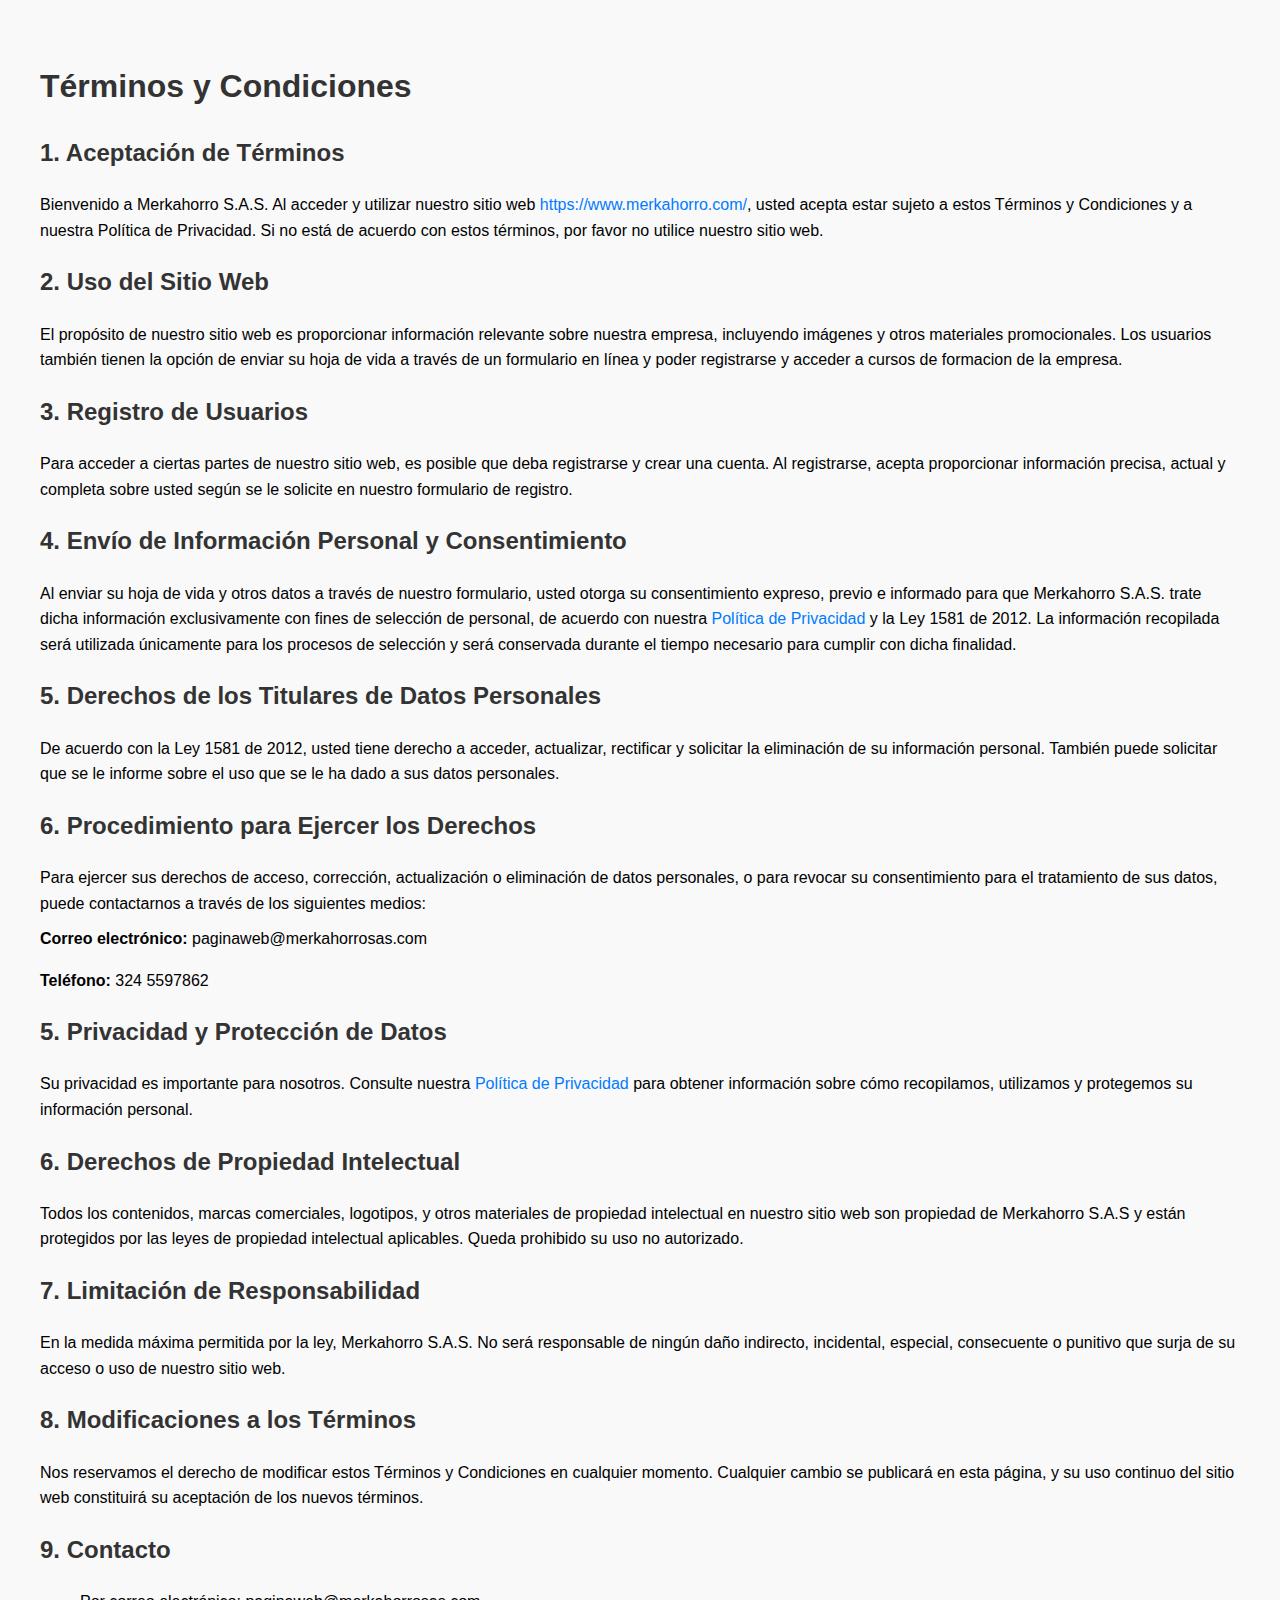
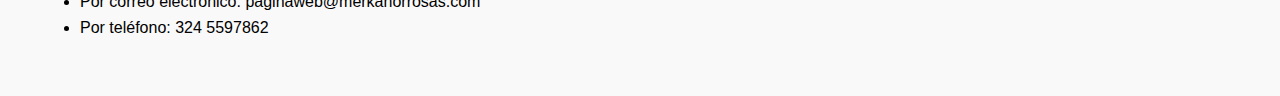
<file: condiciones.html>
<!DOCTYPE html>
<html lang="es">
<head>
    <meta charset="UTF-8">
    <meta name="viewport" content="width=device-width, initial-scale=1.0">
    <link rel="icon" href="assets/imagenes/icono pagina.png">
    <title>Términos y Condiciones</title>
    <style>
        body {
            font-family: Arial, sans-serif;
            line-height: 1.6;
            margin: 20px;
            padding: 20px;
            background-color: #f9f9f9;
        }
        h1, h2 {
            color: #333;
        }
        p {
            margin-bottom: 10px;
        }
        a {
            color: #007bff;
            text-decoration: none;
        }
    </style>
</head>
<body>
    <h1>Términos y Condiciones</h1>

    <h2>1. Aceptación de Términos</h2>
    <p>
        Bienvenido a Merkahorro S.A.S. Al acceder y utilizar nuestro sitio web 
        <a
        href="https://www.merkahorro.com/"
        rel="external nofollow noopener"
        target="_blank"
        >https://www.merkahorro.com/</a
      >, usted acepta estar sujeto a estos Términos y Condiciones y a nuestra Política 
        de Privacidad. Si no está de acuerdo con estos términos, por favor no utilice nuestro sitio web.
    </p>

    <h2>2. Uso del Sitio Web</h2>
    <p>
        El propósito de nuestro sitio web es proporcionar información relevante sobre nuestra empresa, 
        incluyendo imágenes y otros materiales promocionales. Los usuarios también tienen la opción de 
        enviar su hoja de vida a través de un formulario en línea y poder registrarse y acceder a cursos de formacion de la empresa.
    </p>

    <h2>3. Registro de Usuarios</h2>
    <p>
        Para acceder a ciertas partes de nuestro sitio web, es posible que deba registrarse y crear una 
        cuenta. Al registrarse, acepta proporcionar información precisa, actual y completa sobre usted 
        según se le solicite en nuestro formulario de registro.
    </p>

    <h2>4. Envío de Información Personal y Consentimiento </h2>
    <p>
        Al enviar su hoja de vida y otros datos a través de nuestro formulario, usted otorga su consentimiento expreso, previo e informado para que Merkahorro S.A.S. trate dicha información exclusivamente con fines de selección de personal, de acuerdo con nuestra <a href="politicas.html">Política de Privacidad</a> y la Ley 1581 de 2012. La información recopilada será utilizada únicamente para los procesos de selección y será conservada durante el tiempo necesario para cumplir con dicha finalidad.
        
    </p>
    
    <h2>5. Derechos de los Titulares de Datos Personales</h2>
    <p>De acuerdo con la Ley 1581 de 2012, usted tiene derecho a acceder, actualizar, rectificar y solicitar la eliminación de su información personal. También puede solicitar que se le informe sobre el uso que se le ha dado a sus datos personales.

    </p>
    <h2>6. Procedimiento para Ejercer los Derechos</h2>
    <p>Para ejercer sus derechos de acceso, corrección, actualización o eliminación de datos personales, o para revocar su consentimiento para el tratamiento de sus datos, puede contactarnos a través de los siguientes medios:</p>
    <strong>Correo electrónico: </strong> paginaweb@merkahorrosas.com<p></p>
    <strong>Teléfono:</strong> 324 5597862<p></p>

    <h2>5. Privacidad y Protección de Datos</h2>
    <p>
        Su privacidad es importante para nosotros. Consulte nuestra 
        <a href="politicas.html">Política de Privacidad</a> para obtener información sobre cómo recopilamos, 
        utilizamos y protegemos su información personal.
    </p>

    <h2>6. Derechos de Propiedad Intelectual</h2>
    <p>
        Todos los contenidos, marcas comerciales, logotipos, y otros materiales de propiedad intelectual en 
        nuestro sitio web son propiedad de Merkahorro S.A.S y están protegidos por las leyes de 
        propiedad intelectual aplicables. Queda prohibido su uso no autorizado.
    </p>

    <h2>7. Limitación de Responsabilidad</h2>
    <p>
        En la medida máxima permitida por la ley, Merkahorro S.A.S. No será responsable de ningún 
        daño indirecto, incidental, especial, consecuente o punitivo que surja de su acceso o uso de nuestro 
        sitio web.
    </p>

    <h2>8. Modificaciones a los Términos</h2>
    <p>
        Nos reservamos el derecho de modificar estos Términos y Condiciones en cualquier momento. Cualquier 
        cambio se publicará en esta página, y su uso continuo del sitio web constituirá su aceptación de 
        los nuevos términos.
    </p>

    <h2>9. Contacto</h2>
    <ul>
        <li>Por correo electrónico: paginaweb@merkahorrosas.com</li>
        <li>Por teléfono: 324 5597862</li>
    </ul>
</body>
</html>
</file>
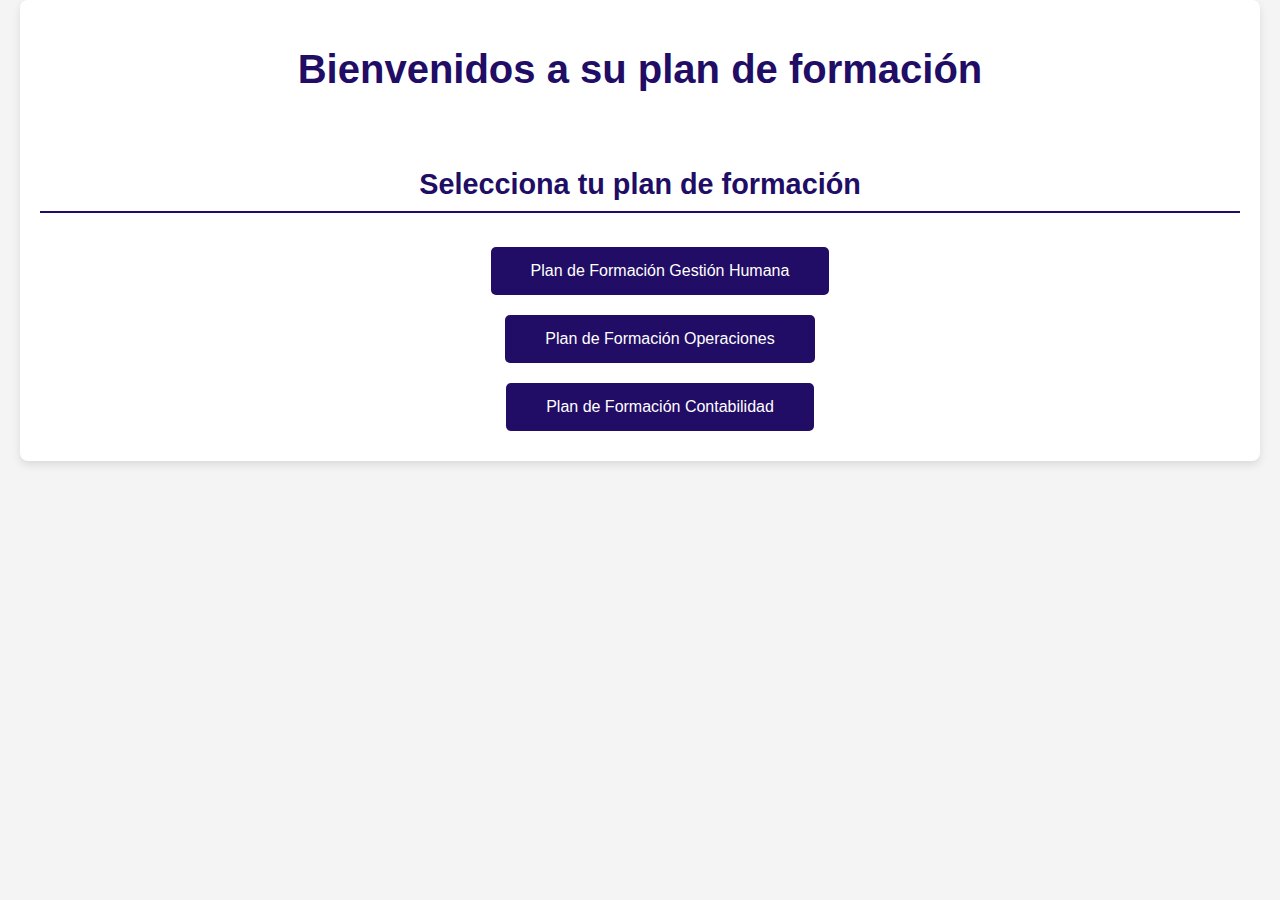
<file: formacion.html>
<!DOCTYPE html>
<html lang="en">
<head>
    <meta charset="UTF-8">
    <meta name="viewport" content="width=device-width, initial-scale=1.0">
    <link rel="icon" href="assets/imagenes/icono pagina.png">
    <title>Plan de Formación</title>
    <style>
        body {
            font-family: Arial, sans-serif;
            background-color: #f4f4f4;
            margin: 0;
            padding: 0;
        }

        .container {
            max-width: 1200px;
            margin: 0 auto;
            padding: 20px;
            background-color: #fff;
            box-shadow: 0 4px 8px rgba(0, 0, 0, 0.1);
            border-radius: 8px;
        }

        h1 {
            text-align: center;
            font-size: 2.5em;
            color: #210D65;
            margin-bottom: 10px;
        }

        p {
            text-align: center;
            font-size: 1.5em;
            color: #210D65;
            margin-top: 0;
        }

        section {
            margin-top: 30px;
        }

        h2 {
            margin-top: 0;
            font-size: 1.8em;
            color: #210D65;
            border-bottom: 2px solid #210D65;
            padding-bottom: 10px;
            text-align: center;
        }

        ul {
            list-style-type: none;
            padding: 0;
            margin: 0;
            display: flex;
            flex-direction: column;
            align-items: center;
        }

        li {
            margin: 10px 0;
        }

        a {
            display: block;
            background-color: #210D65;
            color: #fff;
            padding: 15px 20px;
            border-radius: 5px;
            text-decoration: none;
            transition: background-color 0.3s;
            text-align: center;
            width: 100%;
            max-width: 400px;
        }

        a:hover {
            background-color: #89DC00;
        }

  

   

        @media (max-width: 600px) {
            h1 {
                font-size: 2em;
            }

            p {
                font-size: 1.2em;
            }

            h2 {
                font-size: 1.5em;
            }

            a {
                padding: 10px 15px;
                font-size: 1em;
            }

           
        }
    </style>
</head>
<body>
    <div class="container">
        <h1>Bienvenidos a su plan de formación</h1><br><br>
        
        <section>
            <h2>Selecciona tu plan de formación</h2>
            <ul>
                <li><a href="" target="_blank">Plan de Formación Gestión Humana</a></li>
                <li><a href="" target="_blank">Plan de Formación Operaciones</a></li>
                <li><a href="" target="_blank">Plan de Formación Contabilidad</a></li>
            </ul>
        </section>

</body>
</html>
</file>
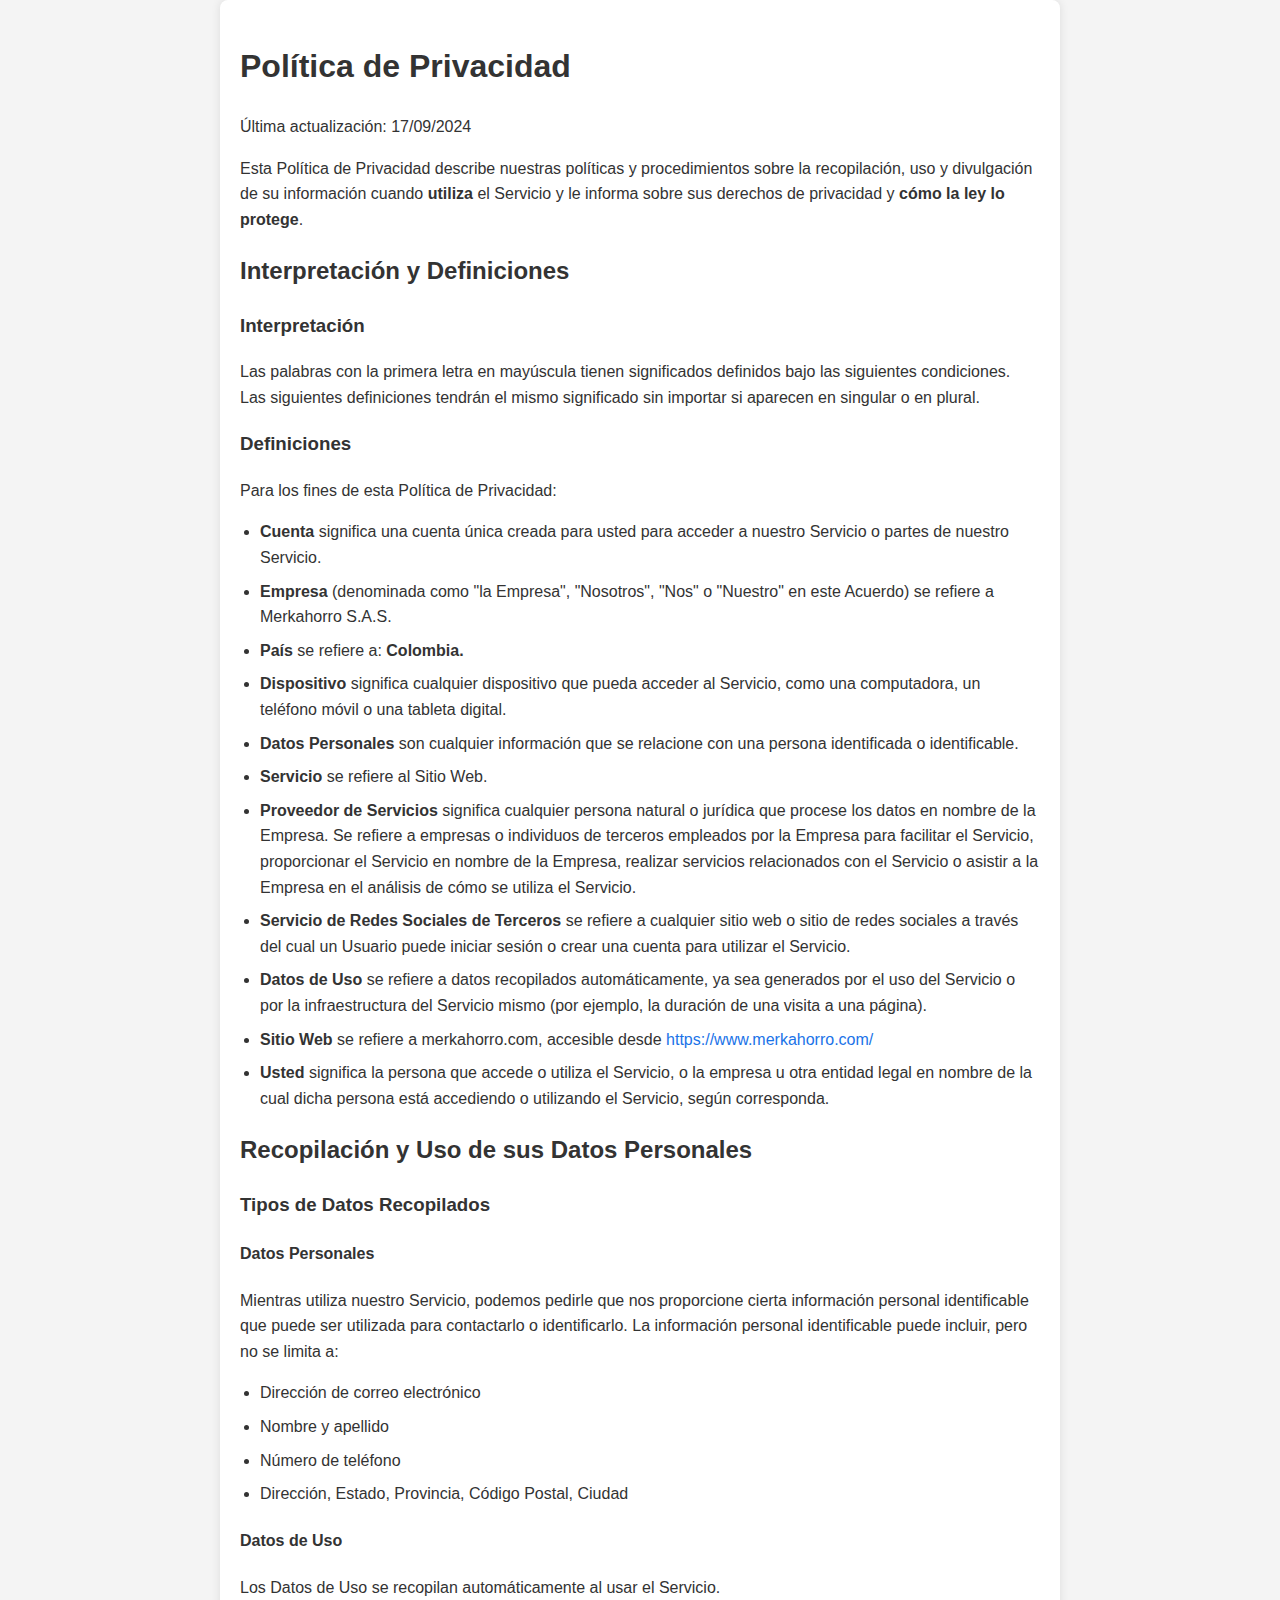
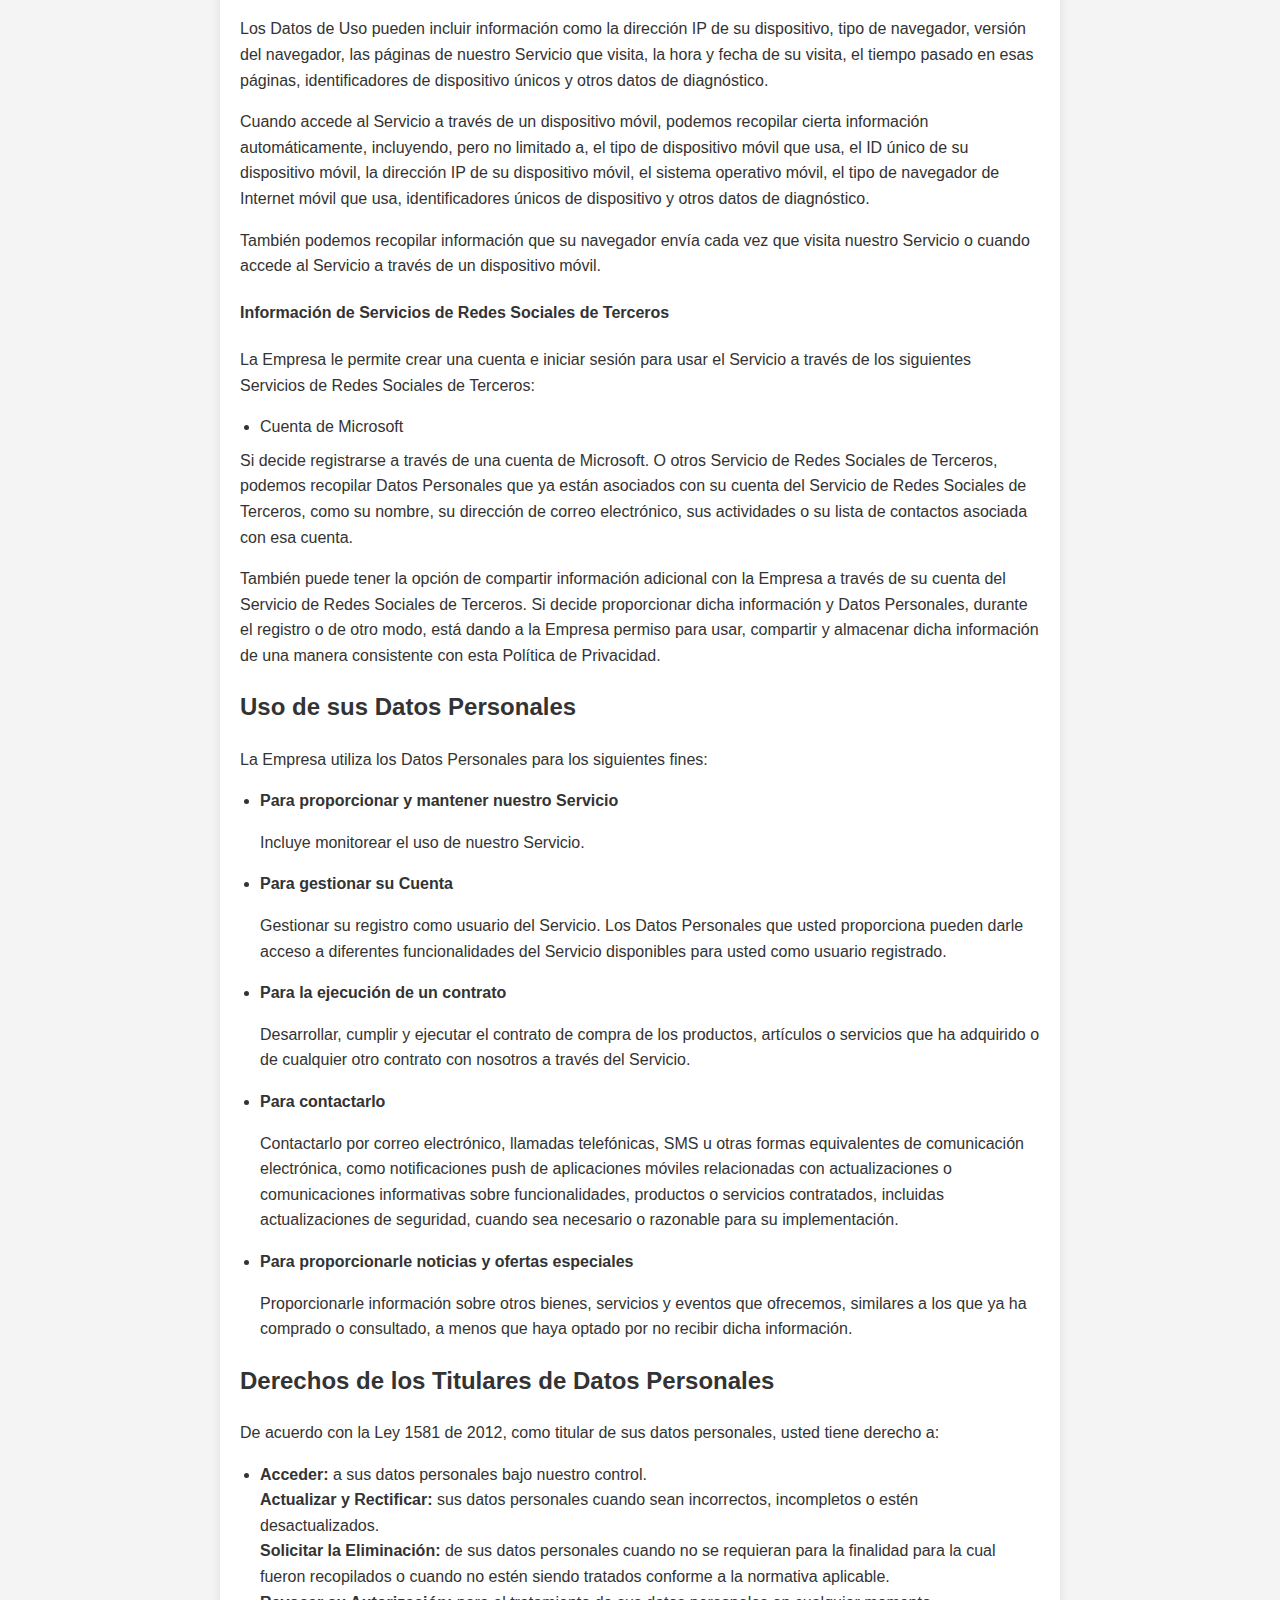
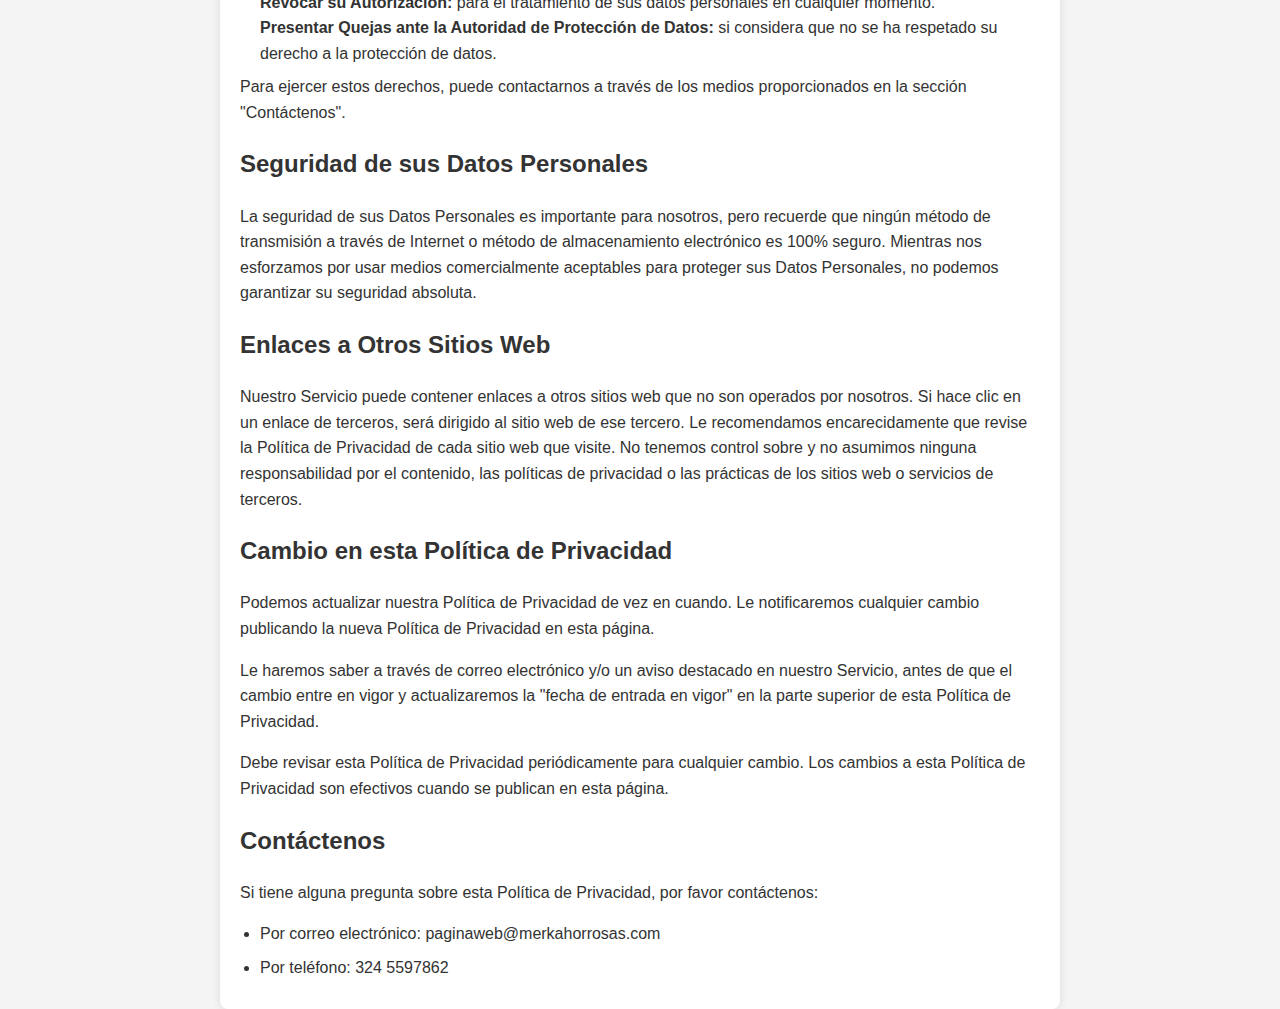
<file: politicas.html>
<!DOCTYPE html>
<html lang="es">
  <head>
    <meta charset="UTF-8" />
    <meta name="viewport" content="width=device-width, initial-scale=1.0" />
    <link rel="icon" href="assets/imagenes/icono pagina.png" />
    <title>Política de Privacidad</title>
    <style>
      body {
        font-family: Arial, sans-serif;
        line-height: 1.6;
        color: #333;
        background-color: #f4f4f4;
        margin: 0;
        padding: 0;
      }
      .container {
        max-width: 800px;
        margin: 0 auto;
        padding: 20px;
        background: #fff;
        border-radius: 8px;
        box-shadow: 0 0 10px rgba(0, 0, 0, 0.1);
      }
      h1,
      h2,
      h3,
      h4 {
        color: #333;
      }
      p {
        margin: 0 0 1em;
      }
      ul {
        margin: 0;
        padding-left: 20px;
      }
      ul li {
        margin-bottom: 0.5em;
      }
      a {
        color: #1a73e8;
        text-decoration: none;
      }
      a:hover {
        text-decoration: underline;
      }
    </style>
  </head>
  <body>
    <div class="container">
      <h1>Política de Privacidad</h1>
      <p>Última actualización: 17/09/2024</p>
      <p>
        Esta Política de Privacidad describe nuestras políticas y procedimientos
        sobre la recopilación, uso y divulgación de su información cuando
        <strong>utiliza</strong> el Servicio y le informa sobre sus derechos de
        privacidad y <strong>cómo la ley lo protege</strong>.
      </p>

      <h2>Interpretación y Definiciones</h2>

      <h3>Interpretación</h3>
      <p>
        Las palabras con la primera letra en mayúscula tienen significados
        definidos bajo las siguientes condiciones. Las siguientes definiciones
        tendrán el mismo significado sin importar si aparecen en singular o en
        plural.
      </p>

      <h3>Definiciones</h3>
      <p>Para los fines de esta Política de Privacidad:</p>
      <ul>
        <li>
          <strong>Cuenta</strong> significa una cuenta única creada para usted
          para acceder a nuestro Servicio o partes de nuestro Servicio.
        </li>
     
        <li>
          <strong>Empresa</strong> (denominada como "la Empresa", "Nosotros",
          "Nos" o "Nuestro" en este Acuerdo) se refiere a Merkahorro S.A.S.
        </li>
       
        <li><strong>País</strong> se refiere a: <strong>Colombia.</strong></li>
        <li>
          <strong>Dispositivo</strong> significa cualquier dispositivo que pueda
          acceder al Servicio, como una computadora, un teléfono móvil o una
          tableta digital.
        </li>
        <li>
          <strong>Datos Personales</strong> son cualquier información que se
          relacione con una persona identificada o identificable.
        </li>
        <li><strong>Servicio</strong> se refiere al Sitio Web.</li>
        <li>
          <strong>Proveedor de Servicios</strong> significa cualquier persona
          natural o jurídica que procese los datos en nombre de la Empresa. Se
          refiere a empresas o individuos de terceros empleados por la Empresa
          para facilitar el Servicio, proporcionar el Servicio en nombre de la
          Empresa, realizar servicios relacionados con el Servicio o asistir a
          la Empresa en el análisis de cómo se utiliza el Servicio.
        </li>
        <li>
          <strong>Servicio de Redes Sociales de Terceros</strong> se refiere a
          cualquier sitio web o sitio de redes sociales a través del cual un
          Usuario puede iniciar sesión o crear una cuenta para utilizar el
          Servicio.
        </li>
        <li>
          <strong>Datos de Uso</strong> se refiere a datos recopilados
          automáticamente, ya sea generados por el uso del Servicio o por la
          infraestructura del Servicio mismo (por ejemplo, la duración de una
          visita a una página).
        </li>
        <li>
          <strong>Sitio Web</strong> se refiere a merkahorro.com, accesible
          desde
          <a
            href="https://www.merkahorro.com/"
            rel="external nofollow noopener"
            target="_blank"
            >https://www.merkahorro.com/</a
          >
        </li>
        <li>
          <strong>Usted</strong> significa la persona que accede o utiliza el
          Servicio, o la empresa u otra entidad legal en nombre de la cual dicha
          persona está accediendo o utilizando el Servicio, según corresponda.
        </li>
      </ul>

      <h2>Recopilación y Uso de sus Datos Personales</h2>

      <h3>Tipos de Datos Recopilados</h3>

      <h4>Datos Personales</h4>
      <p>
        Mientras utiliza nuestro Servicio, podemos pedirle que nos proporcione
        cierta información personal identificable que puede ser utilizada para
        contactarlo o identificarlo. La información personal identificable puede
        incluir, pero no se limita a:
      </p>
      <ul>
        <li>Dirección de correo electrónico</li>
        <li>Nombre y apellido</li>
        <li>Número de teléfono</li>
        <li>Dirección, Estado, Provincia, Código Postal, Ciudad</li>
      </ul>

      <h4>Datos de Uso</h4>
      <p>Los Datos de Uso se recopilan automáticamente al usar el Servicio.</p>
      <p>
        Los Datos de Uso pueden incluir información como la dirección IP de su
        dispositivo, tipo de navegador, versión del navegador, las páginas de
        nuestro Servicio que visita, la hora y fecha de su visita, el tiempo
        pasado en esas páginas, identificadores de dispositivo únicos y otros
        datos de diagnóstico.
      </p>
      <p>
        Cuando accede al Servicio a través de un dispositivo móvil, podemos
        recopilar cierta información automáticamente, incluyendo, pero no
        limitado a, el tipo de dispositivo móvil que usa, el ID único de su
        dispositivo móvil, la dirección IP de su dispositivo móvil, el sistema
        operativo móvil, el tipo de navegador de Internet móvil que usa,
        identificadores únicos de dispositivo y otros datos de diagnóstico.
      </p>
      <p>
        También podemos recopilar información que su navegador envía cada vez
        que visita nuestro Servicio o cuando accede al Servicio a través de un
        dispositivo móvil.
      </p>

      <h4>Información de Servicios de Redes Sociales de Terceros</h4>
      <p>
        La Empresa le permite crear una cuenta e iniciar sesión para usar el
        Servicio a través de los siguientes Servicios de Redes Sociales de
        Terceros:
      </p>
      <ul>
        <li>Cuenta de Microsoft</li>
      </ul>
      <p>
        Si decide registrarse a través de una cuenta de Microsoft. O otros
        Servicio de Redes Sociales de Terceros, podemos recopilar Datos
        Personales que ya están asociados con su cuenta del Servicio de Redes
        Sociales de Terceros, como su nombre, su dirección de correo
        electrónico, sus actividades o su lista de contactos asociada con esa
        cuenta.
      </p>
      <p>
        También puede tener la opción de compartir información adicional con la
        Empresa a través de su cuenta del Servicio de Redes Sociales de
        Terceros. Si decide proporcionar dicha información y Datos Personales,
        durante el registro o de otro modo, está dando a la Empresa permiso para
        usar, compartir y almacenar dicha información de una manera consistente
        con esta Política de Privacidad.
      </p>

      <h2>Uso de sus Datos Personales</h2>
      <p>La Empresa utiliza los Datos Personales para los siguientes fines:</p>
      <ul>
        <li>
          <p><strong>Para proporcionar y mantener nuestro Servicio</strong></p>
          <p>Incluye monitorear el uso de nuestro Servicio.</p>
        </li>
        <li>
          <p><strong>Para gestionar su Cuenta</strong></p>
          <p>
            Gestionar su registro como usuario del Servicio. Los Datos
            Personales que usted proporciona pueden darle acceso a diferentes
            funcionalidades del Servicio disponibles para usted como usuario
            registrado.
          </p>
        </li>
        <li>
          <p><strong>Para la ejecución de un contrato</strong></p>
          <p>
            Desarrollar, cumplir y ejecutar el contrato de compra de los
            productos, artículos o servicios que ha adquirido o de cualquier
            otro contrato con nosotros a través del Servicio.
          </p>
        </li>
        <li>
          <p><strong>Para contactarlo</strong></p>
          <p>
            Contactarlo por correo electrónico, llamadas telefónicas, SMS u
            otras formas equivalentes de comunicación electrónica, como
            notificaciones push de aplicaciones móviles relacionadas con
            actualizaciones o comunicaciones informativas sobre funcionalidades,
            productos o servicios contratados, incluidas actualizaciones de
            seguridad, cuando sea necesario o razonable para su implementación.
          </p>
        </li>
        <li>
          <p>
            <strong>Para proporcionarle noticias y ofertas especiales</strong>
          </p>
          <p>
            Proporcionarle información sobre otros bienes, servicios y eventos
            que ofrecemos, similares a los que ya ha comprado o consultado, a
            menos que haya optado por no recibir dicha información.
          </p>
        </li>
      </ul>

      <h2>Derechos de los Titulares de Datos Personales</h2>
      <p>
        De acuerdo con la Ley 1581 de 2012, como titular de sus datos
        personales, usted tiene derecho a:
      </p>
      <ul>
        <li>
          <strong>Acceder:</strong> a sus datos personales bajo nuestro
          control.<br />
          <strong>Actualizar y Rectificar:</strong> sus datos personales cuando
          sean incorrectos, incompletos o estén desactualizados.<br />
          <strong>Solicitar la Eliminación:</strong> de sus datos personales
          cuando no se requieran para la finalidad para la cual fueron
          recopilados o cuando no estén siendo tratados conforme a la normativa
          aplicable.<br />
          <strong>Revocar su Autorización:</strong> para el tratamiento de sus
          datos personales en cualquier momento.<br />
          <strong
            >Presentar Quejas ante la Autoridad de Protección de Datos:</strong
          >
          si considera que no se ha respetado su derecho a la protección de
          datos.<br />
        </li>
      </ul>
      <p>
        Para ejercer estos derechos, puede contactarnos a través de los medios
        proporcionados en la sección "Contáctenos".
      </p>

      <h2>Seguridad de sus Datos Personales</h2>
      <p>
        La seguridad de sus Datos Personales es importante para nosotros, pero
        recuerde que ningún método de transmisión a través de Internet o método
        de almacenamiento electrónico es 100% seguro. Mientras nos esforzamos
        por usar medios comercialmente aceptables para proteger sus Datos
        Personales, no podemos garantizar su seguridad absoluta.
      </p>

   

      <h2>Enlaces a Otros Sitios Web</h2>
      <p>
        Nuestro Servicio puede contener enlaces a otros sitios web que no son
        operados por nosotros. Si hace clic en un enlace de terceros, será
        dirigido al sitio web de ese tercero. Le recomendamos encarecidamente
        que revise la Política de Privacidad de cada sitio web que visite. No
        tenemos control sobre y no asumimos ninguna responsabilidad por el
        contenido, las políticas de privacidad o las prácticas de los sitios web
        o servicios de terceros.
      </p>

      <h2>Cambio en esta Política de Privacidad</h2>
      <p>
        Podemos actualizar nuestra Política de Privacidad de vez en cuando. Le
        notificaremos cualquier cambio publicando la nueva Política de
        Privacidad en esta página.
      </p>
      <p>
        Le haremos saber a través de correo electrónico y/o un aviso destacado
        en nuestro Servicio, antes de que el cambio entre en vigor y
        actualizaremos la "fecha de entrada en vigor" en la parte superior de
        esta Política de Privacidad.
      </p>
      <p>
        Debe revisar esta Política de Privacidad periódicamente para cualquier
        cambio. Los cambios a esta Política de Privacidad son efectivos cuando
        se publican en esta página.
      </p>

      <h2>Contáctenos</h2>
      <p>
        Si tiene alguna pregunta sobre esta Política de Privacidad, por favor
        contáctenos:
      </p>
      <ul>
        <li>Por correo electrónico: paginaweb@merkahorrosas.com</li>
        <li>Por teléfono: 324 5597862</li>
      </ul>
    </div>
  </body>
</html>
</file>
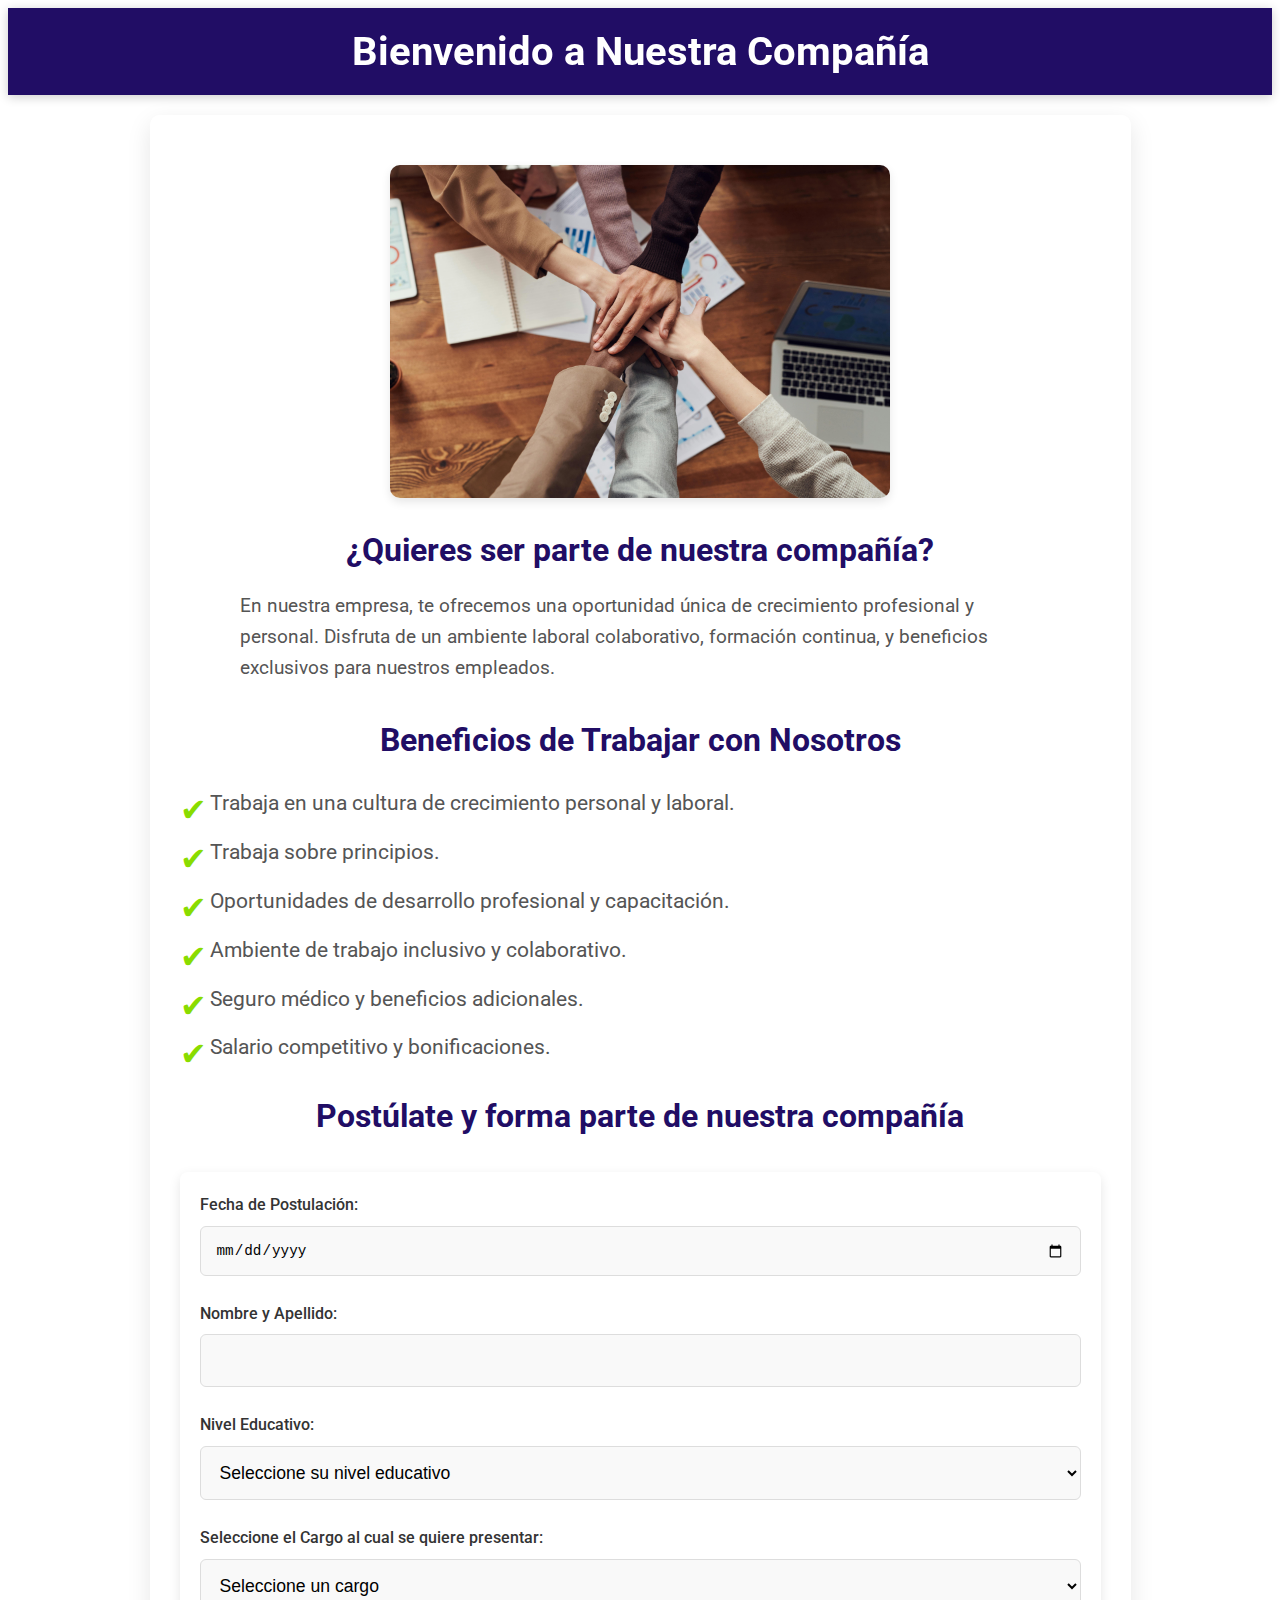
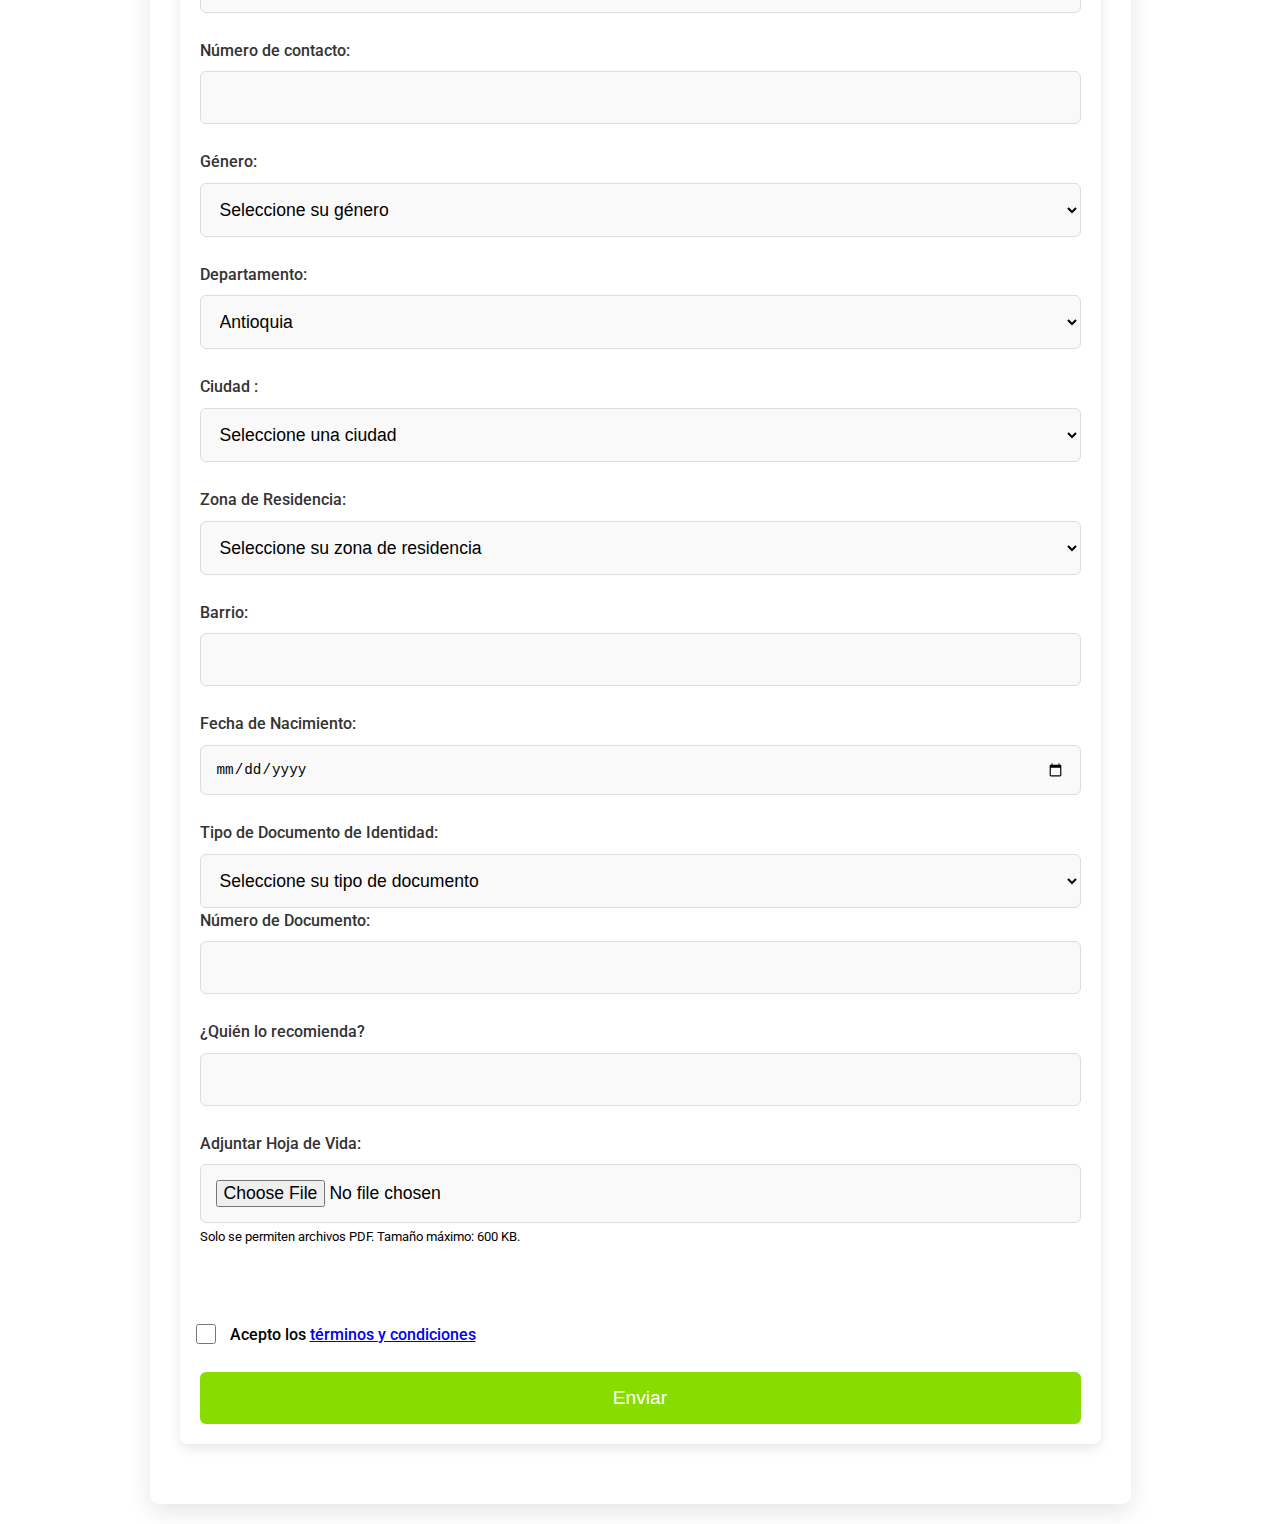
<file: trabaja.html>
<!DOCTYPE html>
<html lang="es">
<head>
    <meta charset="UTF-8">
    <meta http-equiv="X-UA-Compatible" content="IE=edge">
    <meta name="viewport" content="width=device-width, initial-scale=1.0">
    <title>Formulario de Postulación</title>
    <link rel="icon" href="assets/imagenes/icono pagina.png">
    <style>
       
        
        @import url('https://fonts.googleapis.com/css2?family=Roboto:wght@300;400;500;700&display=swap');
        
        body {
            font-family: 'Roboto', sans-serif;
            background-color: white;
            position: relative;
        }
        
        .logo {
            max-width: 500px;
            margin: 20px auto; 
            display: block; 
            border-radius: 10px; 
            box-shadow: 0 4px 10px rgba(0, 0, 0, 0.1); 
        }
        
        .container {
            max-width: 921px;
            margin: 20px auto; /* Aumenté el margen superior para mayor separación */
            padding: 30px;
            background-color: rgba(255, 255, 255, 0.9);
            border-radius: 10px;
            box-shadow: 0 8px 24px rgba(0, 0, 0, 0.1);
            line-height: 1.6;
        }
        
        .header {
            background-color: #210D65; 
            color: white;
            padding: 20px;
            text-align: center;
            position: sticky;
            top: 0;
            z-index: 1000;
            box-shadow: 0 2px 10px rgba(0, 0, 0, 0.2);
            transition: background-color 0.3s ease;
        }
        
        .header h1 {
            margin: 0;
            font-size: 2.5em;
        }
        
        .intro h2, .benefits h3 {
            font-size: 2em;
            margin-bottom: 15px;
            color: #210D65;
            text-align: center;
        }
        
        .intro p, .benefits ul {
            font-size: 1.2em;
            color: #555;
            margin: 0 auto;
            max-width: 800px;
        }
        
        .benefits ul {
            list-style: none;
            padding: 0;
            margin: 20px 0;
        }
        
        .benefits ul li {
            margin-bottom: 15px;
            font-size: 1.1em;
            padding-left: 30px;
            position: relative;
        }
        
        .benefits ul li::before {
            content: '✔';
            color: #89DC00; 
            font-size: 1.5em;
            position: absolute;
            left: 0;
            top: 0;
        }
        
        .benefits ul li:hover::before {
            color: #210D65; /* Cambia el color al hacer hover */
        }
        
        .form-container {
            margin: 30px 0;
            padding: 20px;
            background-color: white;
            border-radius: 8px;
            box-shadow: 0 4px 12px rgba(0, 0, 0, 0.1);
        }
        
        .form-group {
            margin-bottom: 25px; 
        }
        
        .form-group input[type="checkbox"] {
            accent-color: #89DC00; /* Cambia el color del checkbox */
            width: 20px;
            height: 20px;
            cursor: pointer;
            margin-right: 10px;
            position: relative;
            top: 2.5rem;
            left: -0.5rem;
        }
        
        #terminos-condiciones {
            font-size: 1em;
            color: black;
            margin-top: 10px;
            padding-left: 30px;
            position: relative;
        }
        
        label {
            display: block;
            margin-bottom: 8px;
            font-weight: 500;
            color: #333;
        }
        
        input[type="text"], input[type="date"], select, input[type="file"] {
            width: 100%;
            padding: 15px;
            border: 1px solid #ddd;
            border-radius: 6px;
            box-sizing: border-box;
            font-size: 1.1em;
            transition: border-color 0.3s ease, box-shadow 0.3s ease;
            background-color: #f9f9f9; 
        }
        
        input[type="text"]:focus, input[type="date"]:focus, select:focus {
            border-color: #89DC00; 
            outline: none;
            box-shadow: 0 0 5px rgba(137, 220, 0, 0.5); 
        }
        
        .submit-button {
            background-color: #89DC00;
            color: white;
            padding: 15px;
            border: none;
            border-radius: 6px;
            cursor: pointer;
            width: 100%;
            font-size: 1.2em;
            transition: background-color 0.3s ease, transform 0.3s ease, box-shadow 0.3s ease;
        }
        
        .submit-button:hover {
            background-color: #210D65;
            transform: translateY(-2px);
            box-shadow: 0 4px 10px rgba(0, 0, 0, 0.2); 
        }
        
        .g-recaptcha {
            margin-bottom: 20px;
        }
        
        /* Responsive Styles */
        @media (max-width: 768px) {
            .header h1 {
                font-size: 2em;
            }
            .container {
                padding: 20px;
                margin: 10px; /* Reduce el margen en pantallas más pequeñas */
            }
            .form-group {
                margin-bottom: 15px;
            }
            .submit-button {
                font-size: 1.1em;
            }
            .logo{
                max-width: 100%; /* Asegura que la imagen no se salga del contenedor */
                height: auto; /* Mantiene la relación de aspecto de la imagen */
                margin: 0 auto; /* Centra la imagen horizontalmente */
                display: block; /* Asegura que la imagen se comporte como un bloque */
                border-radius: 10px; /* Mantiene los bordes redondeados */
                box-shadow: 0 4px 8px rgba(0, 0, 0, 0.1); /* Añade una sombra sutil */
            }
        }
        
        @media (max-width: 480px) {
            .container {
                padding: 15px;
                margin: 5px; /* Reduce aún más el margen para pantallas pequeñas */
            }
            .logo {
                max-width: 100%; /* Asegura que la imagen no se salga del contenedor */
                height: auto; /* Mantiene la relación de aspecto de la imagen */
                margin: 0 auto; /* Centra la imagen horizontalmente */
                display: block; /* Asegura que la imagen se comporte como un bloque */
                border-radius: 10px; /* Mantiene los bordes redondeados */
                box-shadow: 0 4px 8px rgba(0, 0, 0, 0.1); /* Añade una sombra sutil */
            }
            .g-recaptcha {
                margin-bottom: 20px; /* Espaciado debajo del captcha */
                max-width: 100%; /* Limita el ancho del captcha al contenedor */
                box-sizing: border-box; /* Asegura que el padding y el borde se incluyan en el ancho total */
                display: flex; /* Permite centrar el captcha en su contenedor */
                justify-content: center; /* Centra horizontalmente el captcha */
            }
            input[type="text"], input[type="date"], select, input[type="file"] {
                padding: 10px;
                font-size: 1em;
            }
            .header h1 {
                font-size: 1.8em; /* Reducción adicional del tamaño del texto en pantallas muy pequeñas */
            }
            .intro h2, .benefits h3 {
                font-size: 1.8em; /* Tamaño de texto reducido para títulos */
            }
            .intro p, .benefits ul {
                font-size: 1em; /* Tamaño de texto reducido para párrafos */
            }
        }
        
    </style>
    <script src="https://www.google.com/recaptcha/api.js" async defer></script>
</head>
<body>
    <div class="header">
       
        <h1>Bienvenido a Nuestra Compañía</h1>
      
    </div>
    <div class="container">
        <img src="/assets/imagenes/img_fondo.jpg" alt="Logo de la Compañía" class="logo">
        

        <div class="intro">
            <h2>¿Quieres ser parte de nuestra compañía?</h2>
            <p>En nuestra empresa, te ofrecemos una oportunidad única de crecimiento profesional y personal. Disfruta de un ambiente laboral colaborativo, formación continua, y beneficios exclusivos para nuestros empleados.</p>
        </div>
        <div class="benefits">
            <h3>Beneficios de Trabajar con Nosotros</h3>
            <ul>
                <li>Trabaja en una cultura de crecimiento personal y laboral.</li>
                <li>Trabaja sobre principios.</li>
                <li>Oportunidades de desarrollo profesional y capacitación.</li>
                <li>Ambiente de trabajo inclusivo y colaborativo.</li>
                <li>Seguro médico y beneficios adicionales.</li>
                <li>Salario competitivo y bonificaciones.</li>
            </ul>
        </div>
        <div class="intro">
            <h2>Postúlate y forma parte de nuestra compañía</h2>
        </div>
        <div class="form-container">
            <form id="miformacion" action="db.php" method="post" enctype="multipart/form-data">
                <div class="form-group">
                    <label for="fecha-postulacion">Fecha de Postulación:</label>
                    <input type="date" id="fecha-postulacion" name="fecha-postulacion" required>
                </div>
                <div class="form-group">
                    <label for="nombre-apellido">Nombre y Apellido:</label>
                    <input type="text" id="nombre-apellido" name="nombre-apellido" required>
                </div>
                <div class="form-group">
                    <label for="nivel-educativo">Nivel Educativo:</label>
                    <select id="nivel-educativo" name="nivel-educativo" required>
                        <option value="" disabled selected>Seleccione su nivel educativo</option>
                        <option value="primaria">Primaria culminada</option>
                        <option value="bachiller">Bachiller culminado</option>
                        <option value="Estudiante">Estudiante</option>
                        <option value="tecnico">Técnico</option>
                        <option value="tecnologo">Tecnólogo</option>
                        <option value="Profesional">Profesional</option>
                    </select>
                </div>
                <div class="form-group">
                    <label for="cargo">Seleccione el Cargo al cual se quiere presentar:</label>
                    <select id="cargo" name="cargo" required>
                        <option value="" disabled selected>Seleccione un cargo</option>
                      
                        <option value="auxiliar-bodega">Auxiliar de Bodega</option>
                        <option value="Auxiliar-inventario">Auxiliar de Inventario</option>
                        <option value="auxiliar-recibo">Auxiliar de Recibo </option>
                        <option value="auxiliar-fruve">Auxiliar de Fruver </option>
                        <option value="auxiliar-carnicos">Auxiliar de Carnicos</option>
                        <option value="auxiliar-contable">Auxiliar Contable</option>
                        <option value="cajera">Cajera (o)</option>
                        <option value="surtidor">Surtidor</option>
                        <option value="empacador">Empacador</option>
                        <option value="monitor-servicio">Monitor de Servicio</option>
                        <option value="domiciliario-surtidor">Domiciliario Surtidor</option>
                        <option value="Servicios-Generales">Servicios Generales</option>
                        <option value="cajera-pac">Cajera Pac</option>
                        <option value="formador">Formador</option>
                        <option value="administrador-punto">Administrador de Punto</option>
                        <option value="otro">Otro</option>
                    </select>
                </div>
                <div class="form-group">
                    <label for="telefono">Número de contacto:</label>
                    <input type="text" id="telefono" name="telefono" required>
                </div>
                <div class="form-group">
                    <label for="genero">Género:</label>
                    <select id="genero" name="genero" required>
                        <option value="" disabled selected>Seleccione su género</option>
                        <option value="masculino">Masculino</option>
                        <option value="femenino">Femenino</option>
                        <option value="otro">Otro</option>
                    </select>
                </div>
                
                <div class="form-group">
                    <label for="pais-domicilio">Departamento:</label>
                    <select id="pais-domicilio" name="pais-domicilio" required>
                        <option value="Antioquia">Antioquia</option>
                    </select>
                </div>

                <div class="form-group">
                    <label for="Municipio-domicilio">Ciudad :</label>
                    <select id="Municipio-domicilio" name="Municipio-domicilio" required>
                        <option value="">Seleccione una ciudad</option>
                        <option value="Medellín">Medellín</option>
                        <option value="Bello">Bello</option>
                        <option value="Envigado">Envigado</option>
                        <option value="Itagüí">Itagüí</option>
                        <option value="Sabaneta">Sabaneta</option>
                        <option value="La Estrella">La Estrella</option>
                        <option value="Copacabana">Copacabana</option>
                        <option value="Girardota">Girardota</option>
                        <option value="Barbosa">Barbosa</option>
                        <option value="Rionegro">Rionegro</option>
                        <option value="Retiro">Retiro</option>
                        <!-- Puedes agregar más ciudades si lo deseas -->
                    </select>

                </div>

                <div class="form-group">
                    <label for="zona-residencia">Zona de Residencia:</label>
                    <select id="zona-residencia" name="zona-residencia" required>
                        <option value="" disabled selected>Seleccione su zona de residencia</option>
                        <option value="urbana">Urbana</option>
                        <option value="rural">Rural</option>
                    </select>
                </div>
                <div class="form-group">
                    <label for="barrio">Barrio:</label>
                    <input type="text" id="barrio" name="barrio" required>
                </div>
                <div class="form-group">
                    <label for="fecha-nacimiento">Fecha de Nacimiento:</label>
                    <input type="date" id="fecha-nacimiento" name="fecha-nacimiento" required>
                </div>
                <div class="form-group">
                    <label for="tipo-documento">Tipo de Documento de Identidad:</label>
                    <select id="tipo-documento" name="tipo-documento" required>
                        <option value="" disabled selected>Seleccione su tipo de documento</option>
                        <option value="cedula">Cédula de Ciudadanía</option>
                        <option value="cedula_extranjeria">Cédula de Extranjería</option>
                        <option value="pasaporte">Pasaporte</option>
                        <option value="permiso">Permiso Especial de Permanencia</option>
                    </select>

                    <div class="form-group">
                        <label for="numero-documento">Número de Documento:</label>
                        <input type="text" id="numero-documento" name="numero-documento" required>

                    </div>
                </div>
                <div class="form-group">
                    <label for="recomendado">¿Quién lo recomienda?</label>
                    <input type="text" id="recomendado" name="recomendado" required>
                </div>
                <div class="form-group">
                    <label for="hoja_vida">Adjuntar Hoja de Vida:</label>
                    <input type="file" id="hoja_vida" name="hoja_vida" accept=".pdf" required >
                    <small>
                        Solo se permiten archivos PDF. Tamaño máximo: 600 KB.
                    </small>
                </div> 
                <div class="form-group">
                    <input type="checkbox" id="terminos-condiciones" name="terminos-condiciones" required>
                    <label  for="terminos-condiciones" id="terminos-condiciones" >Acepto los <a href="condiciones.html" target="_blank">términos y condiciones</a></label>
                </div>
                

                <div class="g-recaptcha" data-sitekey="6LejBUEqAAAAAMY0KFh7KCN9TTH2kJYNV3i8VJbm">
                

                </div>
                <button type="submit" class="submit-button">Enviar</button>
            </form>
        </div>
    </div>
    <script type="module" src="src/trabaja.js"></script>
</body>
</html>
</file>
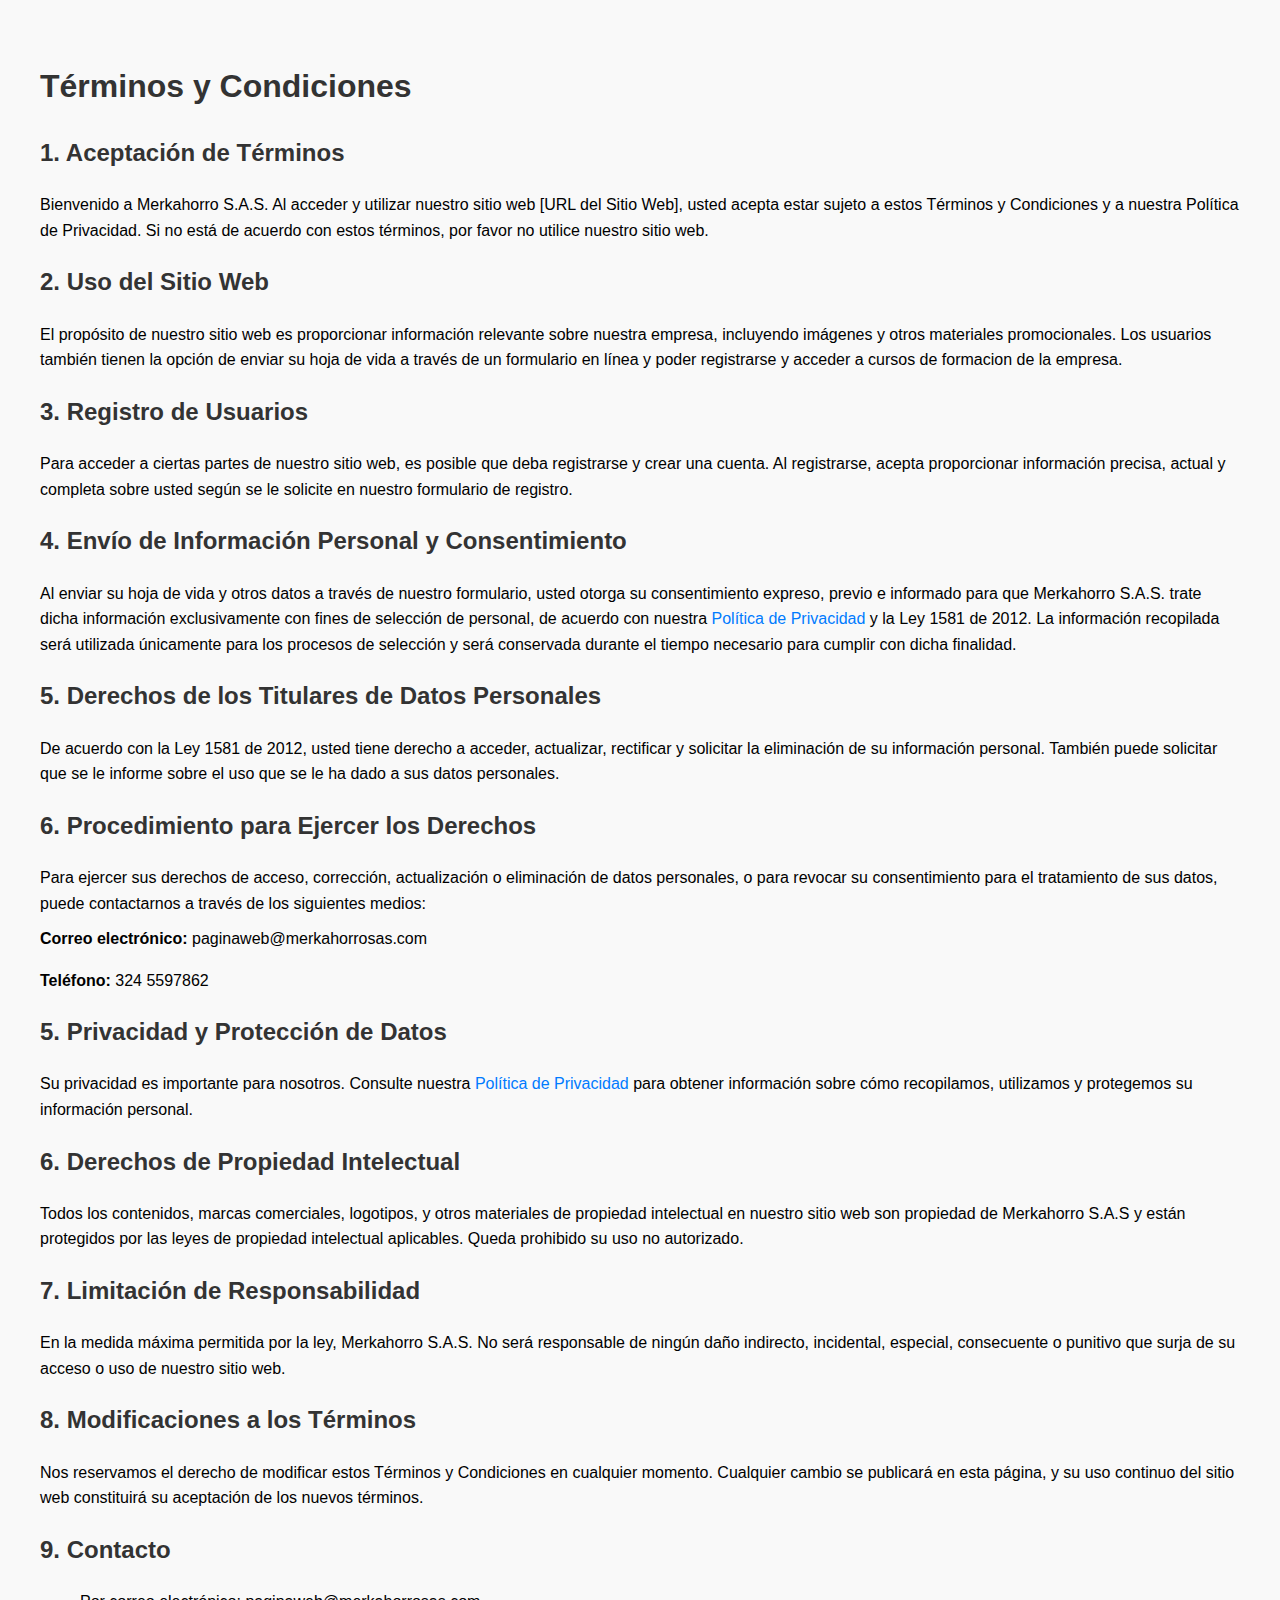
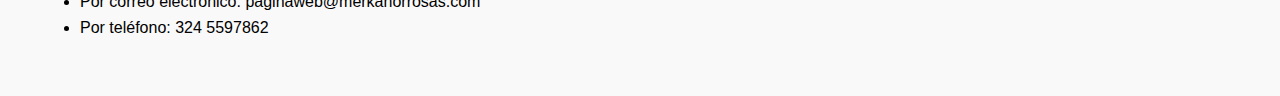
<file: public/condiciones.html>
<!DOCTYPE html>
<html lang="es">
<head>
    <meta charset="UTF-8">
    <meta name="viewport" content="width=device-width, initial-scale=1.0">
    <link rel="icon" href="assets/imagenes/icono pagina.png">
    <title>Términos y Condiciones</title>
    <style>
        body {
            font-family: Arial, sans-serif;
            line-height: 1.6;
            margin: 20px;
            padding: 20px;
            background-color: #f9f9f9;
        }
        h1, h2 {
            color: #333;
        }
        p {
            margin-bottom: 10px;
        }
        a {
            color: #007bff;
            text-decoration: none;
        }
    </style>
</head>
<body>
    <h1>Términos y Condiciones</h1>

    <h2>1. Aceptación de Términos</h2>
    <p>
        Bienvenido a Merkahorro S.A.S. Al acceder y utilizar nuestro sitio web 
        [URL del Sitio Web], usted acepta estar sujeto a estos Términos y Condiciones y a nuestra Política 
        de Privacidad. Si no está de acuerdo con estos términos, por favor no utilice nuestro sitio web.
    </p>

    <h2>2. Uso del Sitio Web</h2>
    <p>
        El propósito de nuestro sitio web es proporcionar información relevante sobre nuestra empresa, 
        incluyendo imágenes y otros materiales promocionales. Los usuarios también tienen la opción de 
        enviar su hoja de vida a través de un formulario en línea y poder registrarse y acceder a cursos de formacion de la empresa.
    </p>

    <h2>3. Registro de Usuarios</h2>
    <p>
        Para acceder a ciertas partes de nuestro sitio web, es posible que deba registrarse y crear una 
        cuenta. Al registrarse, acepta proporcionar información precisa, actual y completa sobre usted 
        según se le solicite en nuestro formulario de registro.
    </p>

    <h2>4. Envío de Información Personal y Consentimiento </h2>
    <p>
        Al enviar su hoja de vida y otros datos a través de nuestro formulario, usted otorga su consentimiento expreso, previo e informado para que Merkahorro S.A.S. trate dicha información exclusivamente con fines de selección de personal, de acuerdo con nuestra <a href="politicas.html">Política de Privacidad</a> y la Ley 1581 de 2012. La información recopilada será utilizada únicamente para los procesos de selección y será conservada durante el tiempo necesario para cumplir con dicha finalidad.
        
    </p>
    
    <h2>5. Derechos de los Titulares de Datos Personales</h2>
    <p>De acuerdo con la Ley 1581 de 2012, usted tiene derecho a acceder, actualizar, rectificar y solicitar la eliminación de su información personal. También puede solicitar que se le informe sobre el uso que se le ha dado a sus datos personales.

    </p>
    <h2>6. Procedimiento para Ejercer los Derechos</h2>
    <p>Para ejercer sus derechos de acceso, corrección, actualización o eliminación de datos personales, o para revocar su consentimiento para el tratamiento de sus datos, puede contactarnos a través de los siguientes medios:</p>
    <strong>Correo electrónico: </strong> paginaweb@merkahorrosas.com<p></p>
    <strong>Teléfono:</strong> 324 5597862<p></p>

    <h2>5. Privacidad y Protección de Datos</h2>
    <p>
        Su privacidad es importante para nosotros. Consulte nuestra 
        <a href="politicas.html">Política de Privacidad</a> para obtener información sobre cómo recopilamos, 
        utilizamos y protegemos su información personal.
    </p>

    <h2>6. Derechos de Propiedad Intelectual</h2>
    <p>
        Todos los contenidos, marcas comerciales, logotipos, y otros materiales de propiedad intelectual en 
        nuestro sitio web son propiedad de Merkahorro S.A.S y están protegidos por las leyes de 
        propiedad intelectual aplicables. Queda prohibido su uso no autorizado.
    </p>

    <h2>7. Limitación de Responsabilidad</h2>
    <p>
        En la medida máxima permitida por la ley, Merkahorro S.A.S. No será responsable de ningún 
        daño indirecto, incidental, especial, consecuente o punitivo que surja de su acceso o uso de nuestro 
        sitio web.
    </p>

    <h2>8. Modificaciones a los Términos</h2>
    <p>
        Nos reservamos el derecho de modificar estos Términos y Condiciones en cualquier momento. Cualquier 
        cambio se publicará en esta página, y su uso continuo del sitio web constituirá su aceptación de 
        los nuevos términos.
    </p>

    <h2>9. Contacto</h2>
    <ul>
        <li>Por correo electrónico: paginaweb@merkahorrosas.com</li>
        <li>Por teléfono: 324 5597862</li>
    </ul>
</body>
</html>
</file>
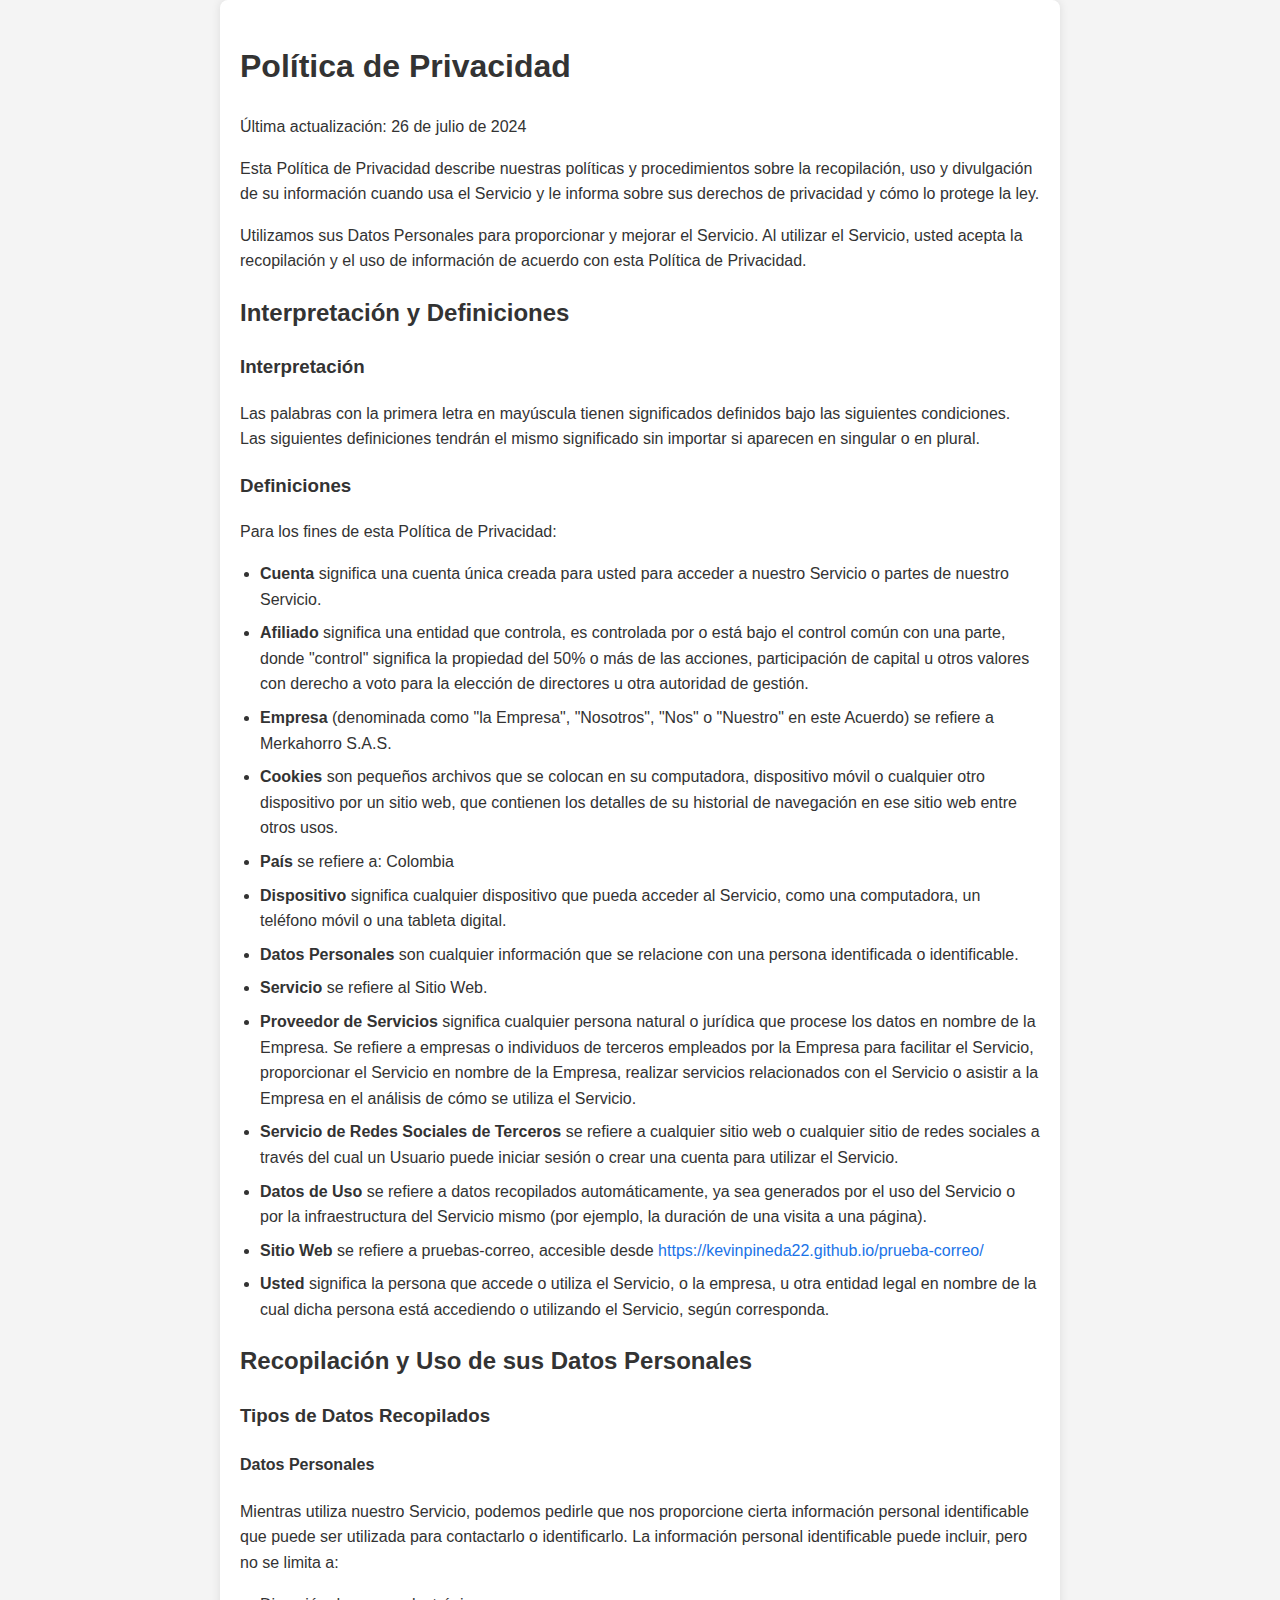
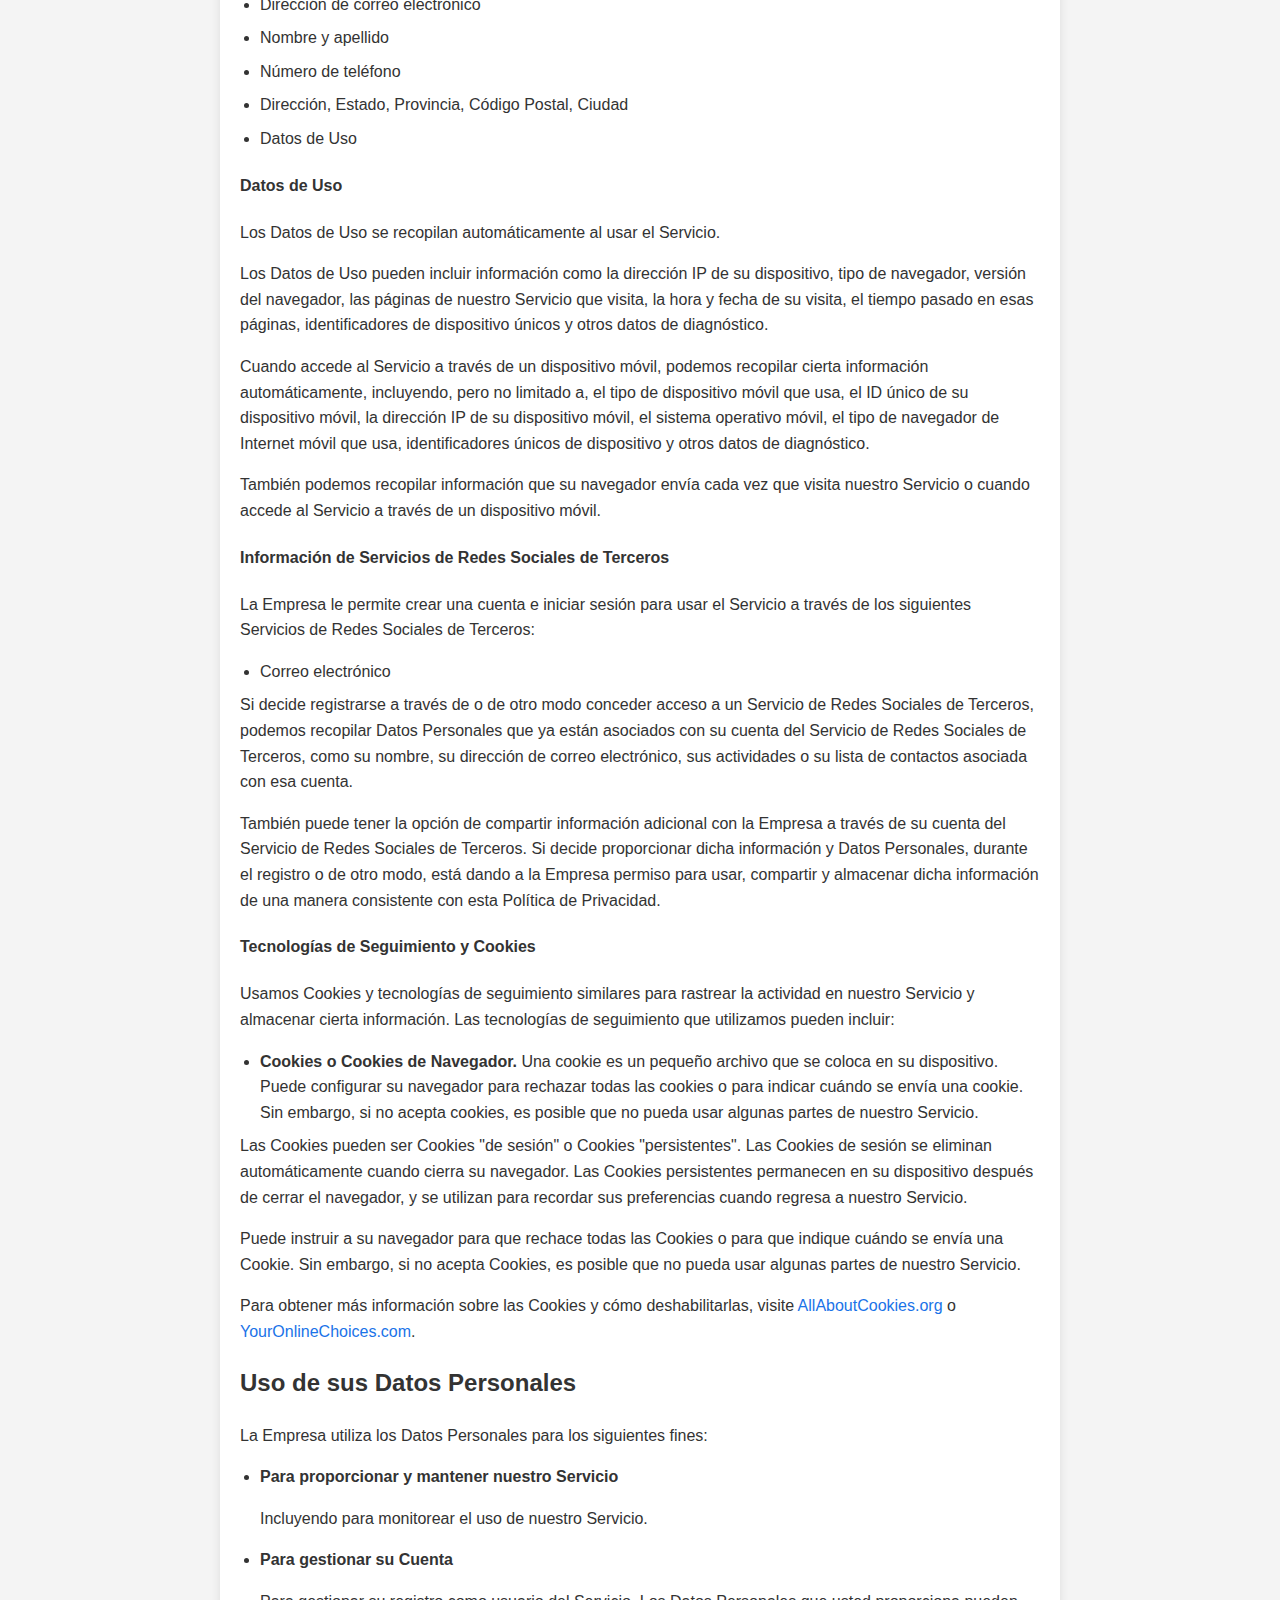
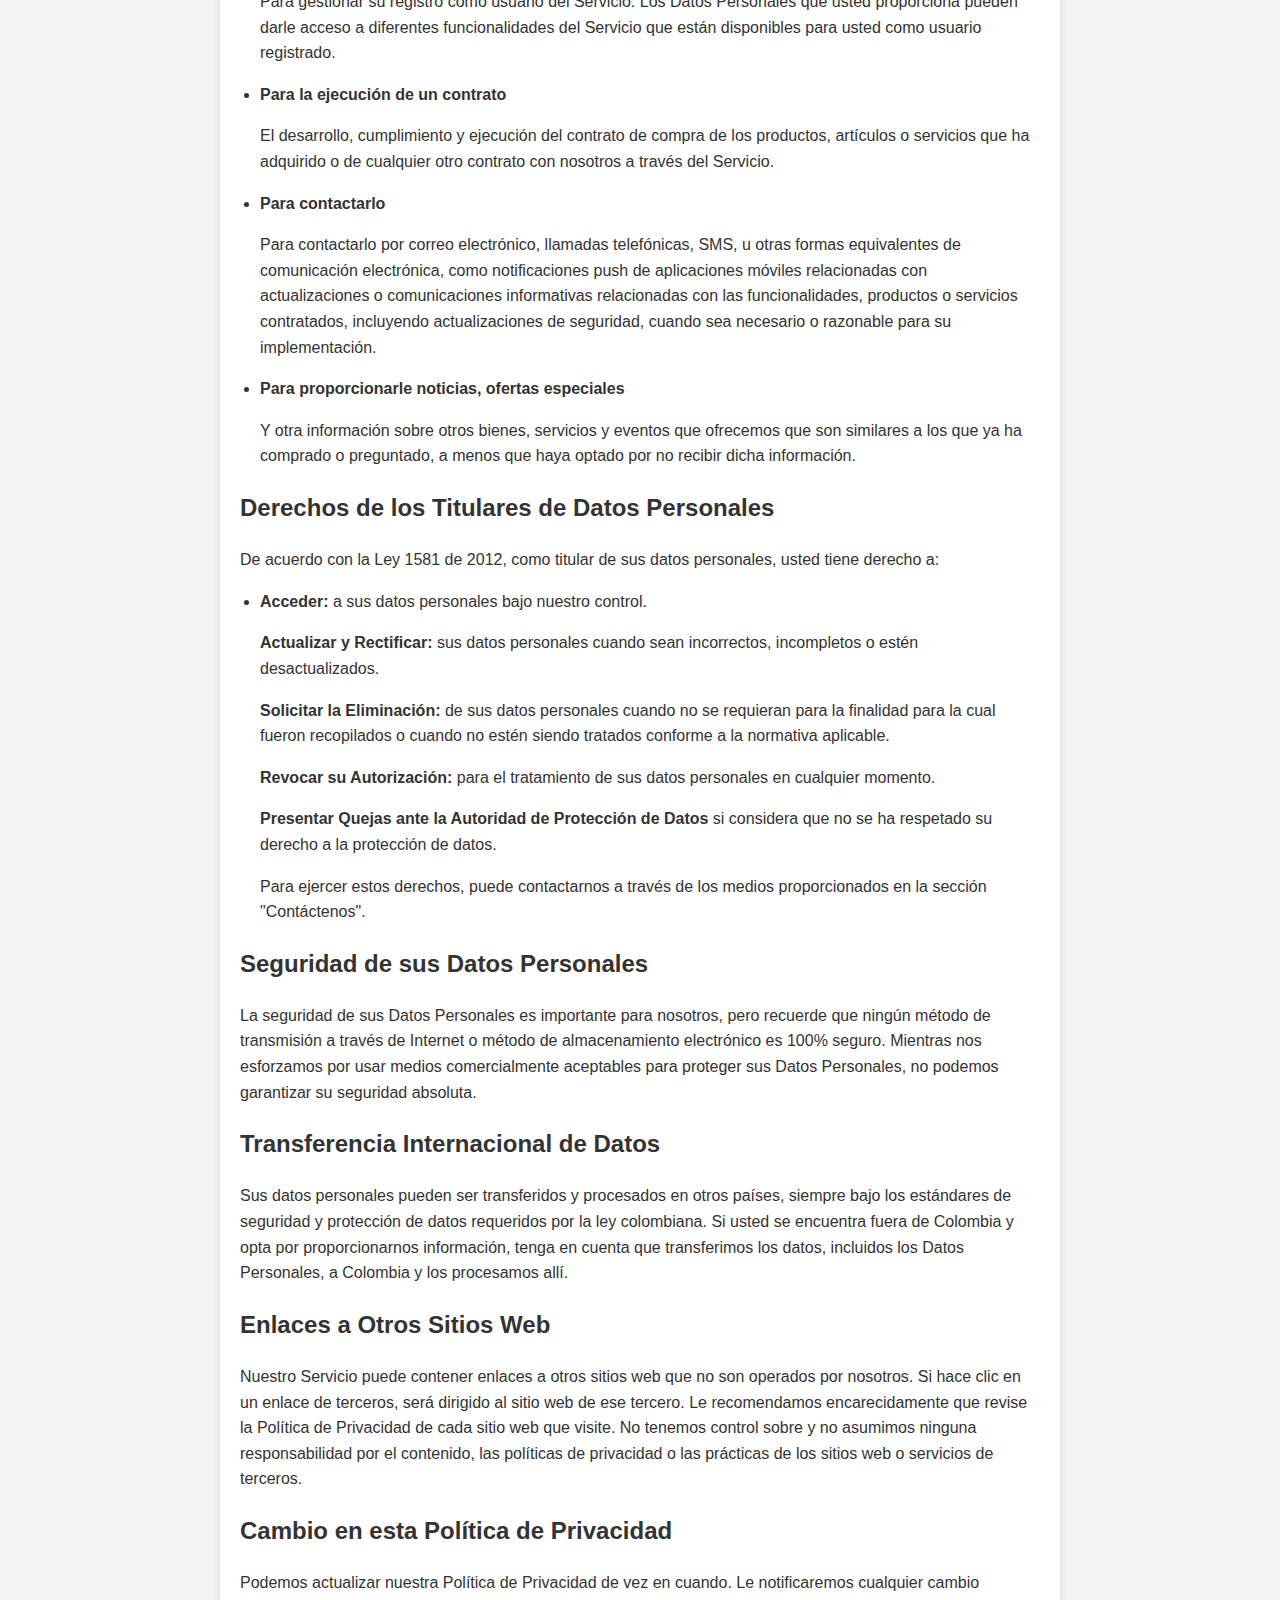
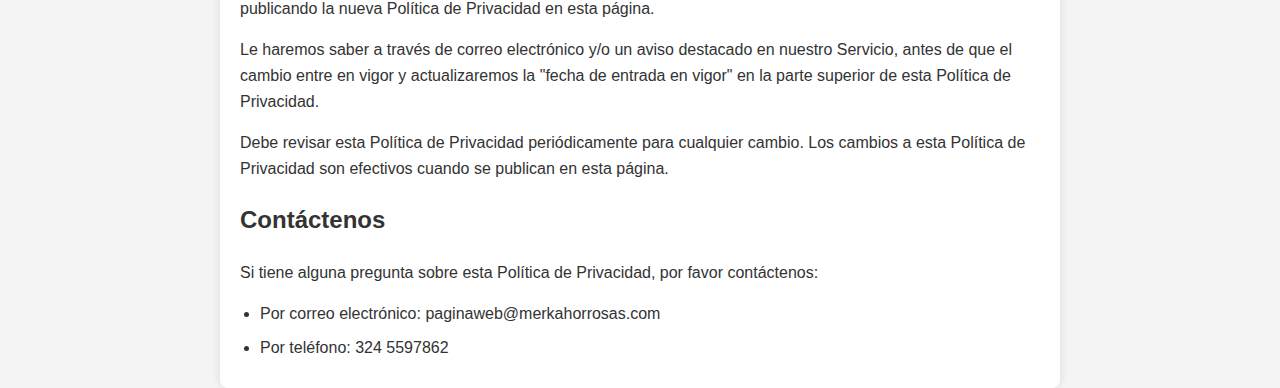
<file: public/politicas.html>
<!DOCTYPE html>
<html lang="es">
<head>
    <meta charset="UTF-8">
    <meta name="viewport" content="width=device-width, initial-scale=1.0">
    <link rel="icon" href="assets/imagenes/icono pagina.png">
    <title>Política de Privacidad</title>
    <style>
        body {
            font-family: Arial, sans-serif;
            line-height: 1.6;
            color: #333;
            background-color: #f4f4f4;
            margin: 0;
            padding: 0;
        }
        .container {
            max-width: 800px;
            margin: 0 auto;
            padding: 20px;
            background: #fff;
            border-radius: 8px;
            box-shadow: 0 0 10px rgba(0,0,0,0.1);
        }
        h1, h2, h3, h4 {
            color: #333;
        }
        p {
            margin: 0 0 1em;
        }
        ul {
            margin: 0;
            padding-left: 20px;
        }
        ul li {
            margin-bottom: 0.5em;
        }
        a {
            color: #1a73e8;
            text-decoration: none;
        }
        a:hover {
            text-decoration: underline;
        }
    </style>
</head>
<body>
    
    <div class="container">
        <h1>Política de Privacidad</h1>
        <p>Última actualización: 26 de julio de 2024</p>
        <p>Esta Política de Privacidad describe nuestras políticas y procedimientos sobre la recopilación, uso y divulgación de su información cuando usa el Servicio y le informa sobre sus derechos de privacidad y cómo lo protege la ley.</p>
        <p>Utilizamos sus Datos Personales para proporcionar y mejorar el Servicio. Al utilizar el Servicio, usted acepta la recopilación y el uso de información de acuerdo con esta Política de Privacidad. 
        
        <h2>Interpretación y Definiciones</h2>
        <h3>Interpretación</h3>
        <p>Las palabras con la primera letra en mayúscula tienen significados definidos bajo las siguientes condiciones. Las siguientes definiciones tendrán el mismo significado sin importar si aparecen en singular o en plural.</p>
        
        <h3>Definiciones</h3>
        <p>Para los fines de esta Política de Privacidad:</p>
        <ul>
            <li><strong>Cuenta</strong> significa una cuenta única creada para usted para acceder a nuestro Servicio o partes de nuestro Servicio.</li>
            <li><strong>Afiliado</strong> significa una entidad que controla, es controlada por o está bajo el control común con una parte, donde "control" significa la propiedad del 50% o más de las acciones, participación de capital u otros valores con derecho a voto para la elección de directores u otra autoridad de gestión.</li>
            <li><strong>Empresa</strong> (denominada como "la Empresa", "Nosotros", "Nos" o "Nuestro" en este Acuerdo) se refiere a Merkahorro S.A.S.</li>
            <li><strong>Cookies</strong> son pequeños archivos que se colocan en su computadora, dispositivo móvil o cualquier otro dispositivo por un sitio web, que contienen los detalles de su historial de navegación en ese sitio web entre otros usos.</li>
            <li><strong>País</strong> se refiere a: Colombia</li>
            <li><strong>Dispositivo</strong> significa cualquier dispositivo que pueda acceder al Servicio, como una computadora, un teléfono móvil o una tableta digital.</li>
            <li><strong>Datos Personales</strong> son cualquier información que se relacione con una persona identificada o identificable.</li>
            <li><strong>Servicio</strong> se refiere al Sitio Web.</li>
            <li><strong>Proveedor de Servicios</strong> significa cualquier persona natural o jurídica que procese los datos en nombre de la Empresa. Se refiere a empresas o individuos de terceros empleados por la Empresa para facilitar el Servicio, proporcionar el Servicio en nombre de la Empresa, realizar servicios relacionados con el Servicio o asistir a la Empresa en el análisis de cómo se utiliza el Servicio.</li>
            <li><strong>Servicio de Redes Sociales de Terceros</strong> se refiere a cualquier sitio web o cualquier sitio de redes sociales a través del cual un Usuario puede iniciar sesión o crear una cuenta para utilizar el Servicio.</li>
            <li><strong>Datos de Uso</strong> se refiere a datos recopilados automáticamente, ya sea generados por el uso del Servicio o por la infraestructura del Servicio mismo (por ejemplo, la duración de una visita a una página).</li>
            <li><strong>Sitio Web</strong> se refiere a pruebas-correo, accesible desde <a href="https://kevinpineda22.github.io/prueba-correo/" rel="external nofollow noopener" target="_blank">https://kevinpineda22.github.io/prueba-correo/</a></li>
            <li><strong>Usted</strong> significa la persona que accede o utiliza el Servicio, o la empresa, u otra entidad legal en nombre de la cual dicha persona está accediendo o utilizando el Servicio, según corresponda.</li>
        </ul>

        <h2>Recopilación y Uso de sus Datos Personales</h2>
        <h3>Tipos de Datos Recopilados</h3>
        <h4>Datos Personales</h4>
        <p>Mientras utiliza nuestro Servicio, podemos pedirle que nos proporcione cierta información personal identificable que puede ser utilizada para contactarlo o identificarlo. La información personal identificable puede incluir, pero no se limita a:</p>
        <ul>
            <li>Dirección de correo electrónico</li>
            <li>Nombre y apellido</li>
            <li>Número de teléfono</li>
            <li>Dirección, Estado, Provincia, Código Postal, Ciudad</li>
            <li>Datos de Uso</li>
        </ul>

        <h4>Datos de Uso</h4>
        <p>Los Datos de Uso se recopilan automáticamente al usar el Servicio.</p>
        <p>Los Datos de Uso pueden incluir información como la dirección IP de su dispositivo, tipo de navegador, versión del navegador, las páginas de nuestro Servicio que visita, la hora y fecha de su visita, el tiempo pasado en esas páginas, identificadores de dispositivo únicos y otros datos de diagnóstico.</p>
        <p>Cuando accede al Servicio a través de un dispositivo móvil, podemos recopilar cierta información automáticamente, incluyendo, pero no limitado a, el tipo de dispositivo móvil que usa, el ID único de su dispositivo móvil, la dirección IP de su dispositivo móvil, el sistema operativo móvil, el tipo de navegador de Internet móvil que usa, identificadores únicos de dispositivo y otros datos de diagnóstico.</p>
        <p>También podemos recopilar información que su navegador envía cada vez que visita nuestro Servicio o cuando accede al Servicio a través de un dispositivo móvil.</p>

        <h4>Información de Servicios de Redes Sociales de Terceros</h4>
        <p>La Empresa le permite crear una cuenta e iniciar sesión para usar el Servicio a través de los siguientes Servicios de Redes Sociales de Terceros:</p>
        <ul>
            <li>Correo electrónico</li>
            
        </ul>
        <p>Si decide registrarse a través de o de otro modo conceder acceso a un Servicio de Redes Sociales de Terceros, podemos recopilar Datos Personales que ya están asociados con su cuenta del Servicio de Redes Sociales de Terceros, como su nombre, su dirección de correo electrónico, sus actividades o su lista de contactos asociada con esa cuenta.</p>
        <p>También puede tener la opción de compartir información adicional con la Empresa a través de su cuenta del Servicio de Redes Sociales de Terceros. Si decide proporcionar dicha información y Datos Personales, durante el registro o de otro modo, está dando a la Empresa permiso para usar, compartir y almacenar dicha información de una manera consistente con esta Política de Privacidad.</p>

        <h4>Tecnologías de Seguimiento y Cookies</h4>
        <p>Usamos Cookies y tecnologías de seguimiento similares para rastrear la actividad en nuestro Servicio y almacenar cierta información. Las tecnologías de seguimiento que utilizamos pueden incluir:</p>
        <ul>
            <li><strong>Cookies o Cookies de Navegador.</strong> Una cookie es un pequeño archivo que se coloca en su dispositivo. Puede configurar su navegador para rechazar todas las cookies o para indicar cuándo se envía una cookie. Sin embargo, si no acepta cookies, es posible que no pueda usar algunas partes de nuestro Servicio.</li>
           
        </ul>
        <p>Las Cookies pueden ser Cookies "de sesión" o Cookies "persistentes". Las Cookies de sesión se eliminan automáticamente cuando cierra su navegador. Las Cookies persistentes permanecen en su dispositivo después de cerrar el navegador, y se utilizan para recordar sus preferencias cuando regresa a nuestro Servicio.</p>
        <p>Puede instruir a su navegador para que rechace todas las Cookies o para que indique cuándo se envía una Cookie. Sin embargo, si no acepta Cookies, es posible que no pueda usar algunas partes de nuestro Servicio.</p>
        <p>Para obtener más información sobre las Cookies y cómo deshabilitarlas, visite <a href="http://www.allaboutcookies.org" target="_blank">AllAboutCookies.org</a> o <a href="http://www.youronlinechoices.com" target="_blank">YourOnlineChoices.com</a>.</p>

        <h2>Uso de sus Datos Personales</h2>
        <p>La Empresa utiliza los Datos Personales para los siguientes fines:</p>
        <ul>
            <li>
                <p><strong>Para proporcionar y mantener nuestro Servicio</strong></p>
                <p>Incluyendo para monitorear el uso de nuestro Servicio.</p>
            </li>
            <li>
                <p><strong>Para gestionar su Cuenta</strong></p>
                <p>Para gestionar su registro como usuario del Servicio. Los Datos Personales que usted proporciona pueden darle acceso a diferentes funcionalidades del Servicio que están disponibles para usted como usuario registrado.</p>
            </li>
            <li>
                <p><strong>Para la ejecución de un contrato</strong></p>
                <p>El desarrollo, cumplimiento y ejecución del contrato de compra de los productos, artículos o servicios que ha adquirido o de cualquier otro contrato con nosotros a través del Servicio.</p>
            </li>
            <li>
                <p><strong>Para contactarlo</strong></p>
                <p>Para contactarlo por correo electrónico, llamadas telefónicas, SMS, u otras formas equivalentes de comunicación electrónica, como notificaciones push de aplicaciones móviles relacionadas con actualizaciones o comunicaciones informativas relacionadas con las funcionalidades, productos o servicios contratados, incluyendo actualizaciones de seguridad, cuando sea necesario o razonable para su implementación.</p>
            </li>
            <li>
                <p><strong>Para proporcionarle noticias, ofertas especiales</strong></p>
                <p>Y otra información sobre otros bienes, servicios y eventos que ofrecemos que son similares a los que ya ha comprado o preguntado, a menos que haya optado por no recibir dicha información.</p>
            </li>
        </ul>
        <h2>Derechos de los Titulares de Datos Personales</h2>
        <p>De acuerdo con la Ley 1581 de 2012, como titular de sus datos personales, usted tiene derecho a:</p>
        <ul>
            <li>
               <strong>Acceder:</strong> a sus datos personales bajo nuestro control.<p></p>
               <strong>Actualizar y Rectificar:</strong> sus datos personales cuando sean incorrectos, incompletos o estén desactualizados.<p></p>
               <strong>Solicitar la Eliminación: </strong>  de sus datos personales cuando no se requieran para la finalidad para la cual fueron recopilados o cuando no estén siendo tratados conforme a la normativa aplicable.<p></p>
               <strong>Revocar su Autorización:</strong> para el tratamiento de sus datos personales en cualquier momento.<p></p>
               <strong>Presentar Quejas ante la Autoridad de Protección de Datos</strong> si considera que no se ha respetado su derecho a la protección de datos.<p></p>
                
            </li>
            <p>Para ejercer estos derechos, puede contactarnos a través de los medios proporcionados en la sección "Contáctenos".</p>
        </ul>
        
        <h2>Seguridad de sus Datos Personales</h2>
        <p>La seguridad de sus Datos Personales es importante para nosotros, pero recuerde que ningún método de transmisión a través de Internet o método de almacenamiento electrónico es 100% seguro. Mientras nos esforzamos por usar medios comercialmente aceptables para proteger sus Datos Personales, no podemos garantizar su seguridad absoluta.</p>

        <h2>Transferencia Internacional de Datos</h2>
        <p>Sus datos personales pueden ser transferidos y procesados en otros países, siempre bajo los estándares de seguridad y protección de datos requeridos por la ley colombiana. Si usted se encuentra fuera de Colombia y opta por proporcionarnos información, tenga en cuenta que transferimos los datos, incluidos los Datos Personales, a Colombia y los procesamos allí.</p>

        <h2>Enlaces a Otros Sitios Web</h2>
        <p>Nuestro Servicio puede contener enlaces a otros sitios web que no son operados por nosotros. Si hace clic en un enlace de terceros, será dirigido al sitio web de ese tercero. Le recomendamos encarecidamente que revise la Política de Privacidad de cada sitio web que visite. No tenemos control sobre y no asumimos ninguna responsabilidad por el contenido, las políticas de privacidad o las prácticas de los sitios web o servicios de terceros.</p>

        <h2>Cambio en esta Política de Privacidad</h2>
        <p>Podemos actualizar nuestra Política de Privacidad de vez en cuando. Le notificaremos cualquier cambio publicando la nueva Política de Privacidad en esta página.</p>
        <p>Le haremos saber a través de correo electrónico y/o un aviso destacado en nuestro Servicio, antes de que el cambio entre en vigor y actualizaremos la "fecha de entrada en vigor" en la parte superior de esta Política de Privacidad.</p>
        <p>Debe revisar esta Política de Privacidad periódicamente para cualquier cambio. Los cambios a esta Política de Privacidad son efectivos cuando se publican en esta página.</p>

        <h2>Contáctenos</h2>
        <p>Si tiene alguna pregunta sobre esta Política de Privacidad, por favor contáctenos:</p>
        <ul>
            <li>Por correo electrónico: paginaweb@merkahorrosas.com</li>
            <li>Por teléfono: 324 5597862</li>
        </ul>
    </div>
</body>
</html>
</file>
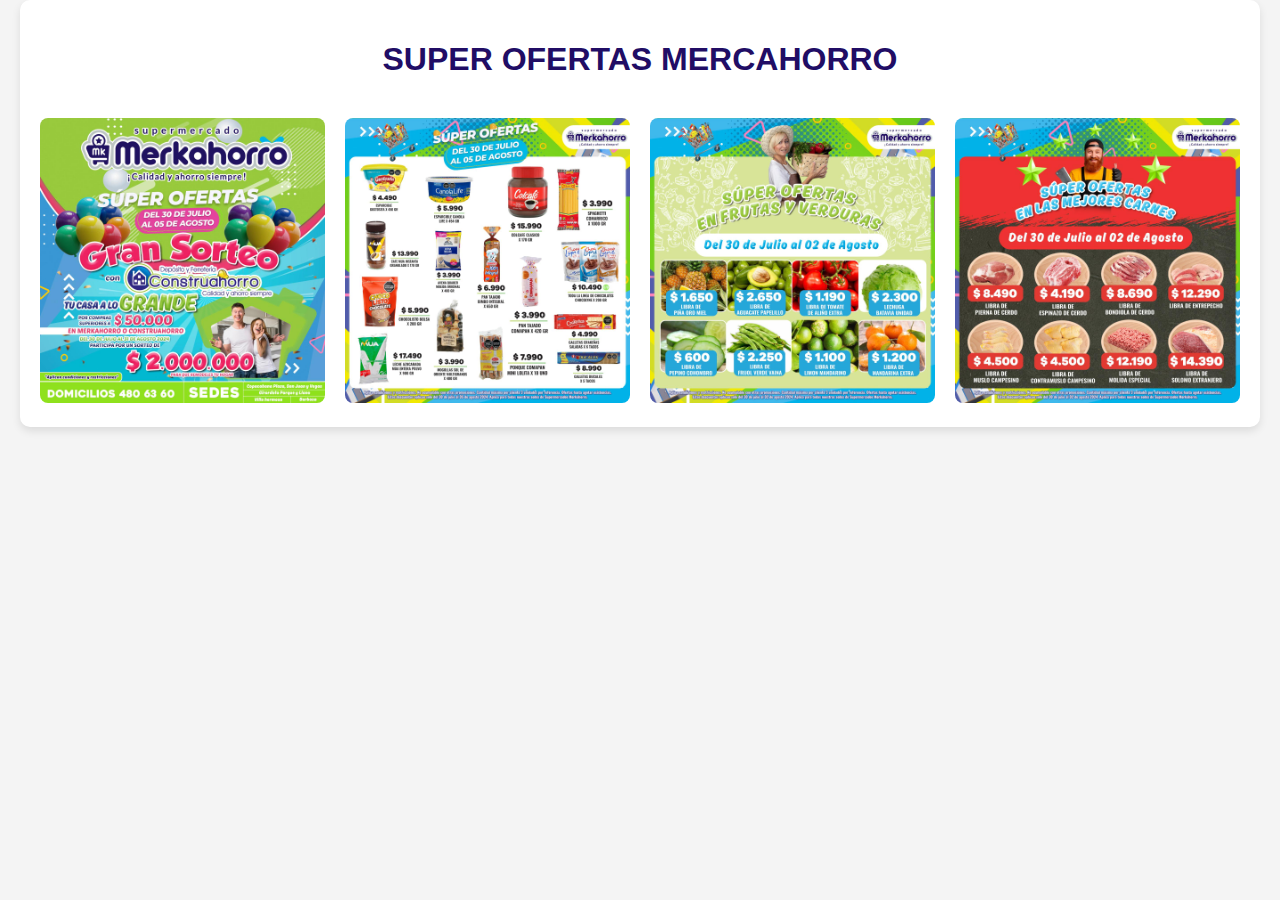
<file: public/promociones.html>
<!DOCTYPE html>
<html lang="en">
<head>
    <meta charset="UTF-8">
    <meta name="viewport" content="width=device-width, initial-scale=1.0">
    <link rel="icon" href="assets/imagenes/icono pagina.png">
    <title>Document</title>
    <style>
        body {
            font-family: Arial, sans-serif;
            margin: 0;
            padding: 0;
            background-color: #f4f4f4;
        }
        

        .container-ofertas {
            display: flex;
            flex-wrap: wrap;
            gap: 20px; /* Espacio entre las imágenes */
            justify-content: center; /* Centra las imágenes */
            padding: 20px;
            background-color: #fff; /* Fondo blanco para el contenedor */
            border-radius: 10px; /* Bordes redondeados del contenedor */
            box-shadow: 0 4px 8px rgba(0, 0, 0, 0.1); /* Sombra del contenedor */
            max-width: 1200px;
            margin: auto;
        }

        .container-ofertas h1 {
            width: 100%;
            text-align: center;
            color: #210D65;
            margin-bottom: 20px;
            font-size: 2rem;
            font-weight: bold;
        }

        .ofertas {
            flex: 1 1 calc(25% - 20px); /* Cada imagen ocupa el 25% del ancho del contenedor menos el espacio del gap */
            box-sizing: border-box; /* Incluye el padding y el border en el cálculo del ancho */
        }

        .ofertas img {
            width: 100%;
            height: auto;
            border-radius: 8px;
            object-fit: cover;
            transition: transform 0.3s ease, box-shadow 0.3s ease;
        }

        .ofertas img:hover {
            transform: scale(1.05); /* Zoom ligero en hover */
            box-shadow: 0 6px 12px rgba(0, 0, 0, 0.2); /* Sombra más pronunciada en hover */
        }

        @media (max-width: 768px) {
            .ofertas {
                flex: 1 1 calc(50% - 20px); /* Cada imagen ocupa el 50% del ancho del contenedor menos el espacio del gap */
            }
        }

        @media (max-width: 480px) {
            .ofertas {
                flex: 1 1 100%; /* Cada imagen ocupa el 100% del ancho del contenedor en pantallas muy pequeñas */
            }
        }
    </style>
</head>
<body>
    <div class="container-ofertas">
        <h1>SUPER OFERTAS MERCAHORRO</h1>
        <div class="ofertas">
            <img src="assets/imagenes/promo 1.jpeg" alt="Promo 1">
        </div>
        <div class="ofertas">
            <img src="assets/imagenes/promo 2.jpeg" alt="Promo 2">
        </div>
        <div class="ofertas">
            <img src="assets/imagenes/promo 3.jpeg" alt="Promo 3">
        </div>
        <div class="ofertas">
            <img src="assets/imagenes/promo 4.jpeg" alt="Promo 4">
        </div>
    </div>
</body>
</html>
</file>
